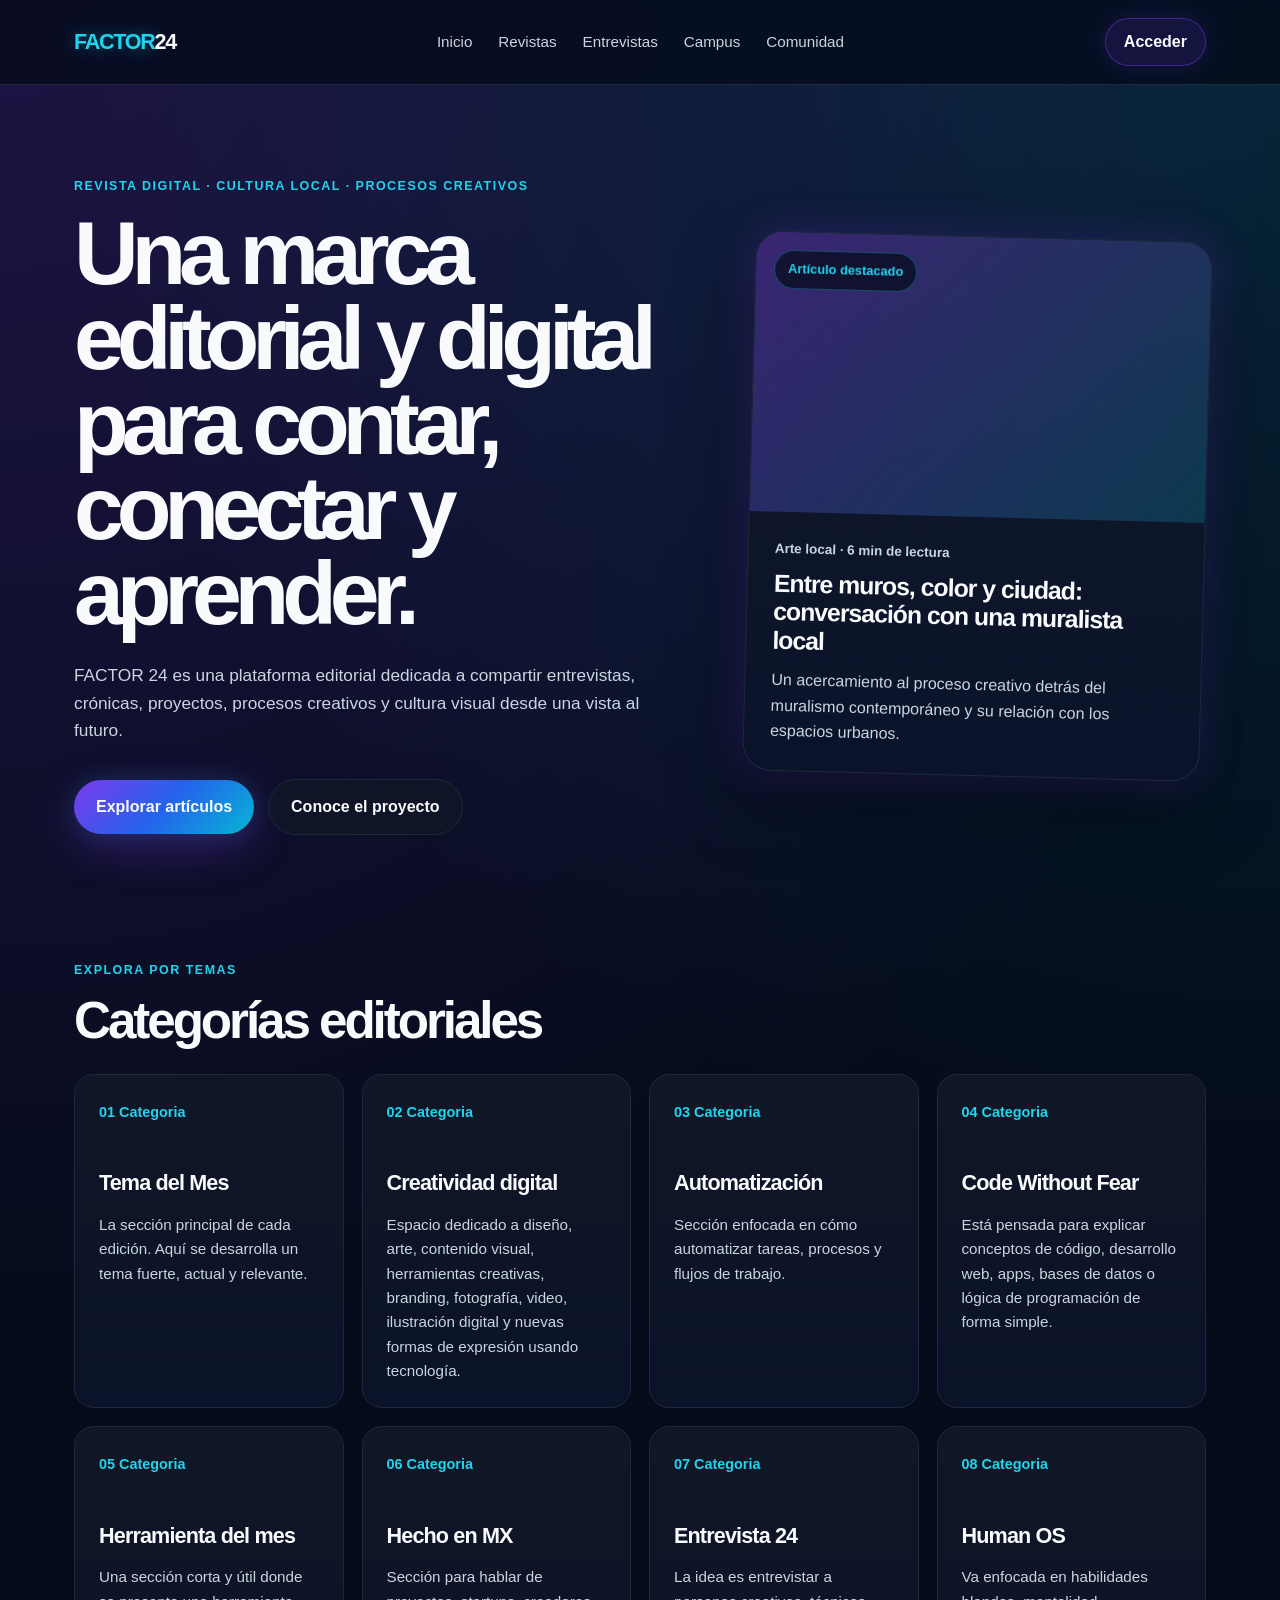
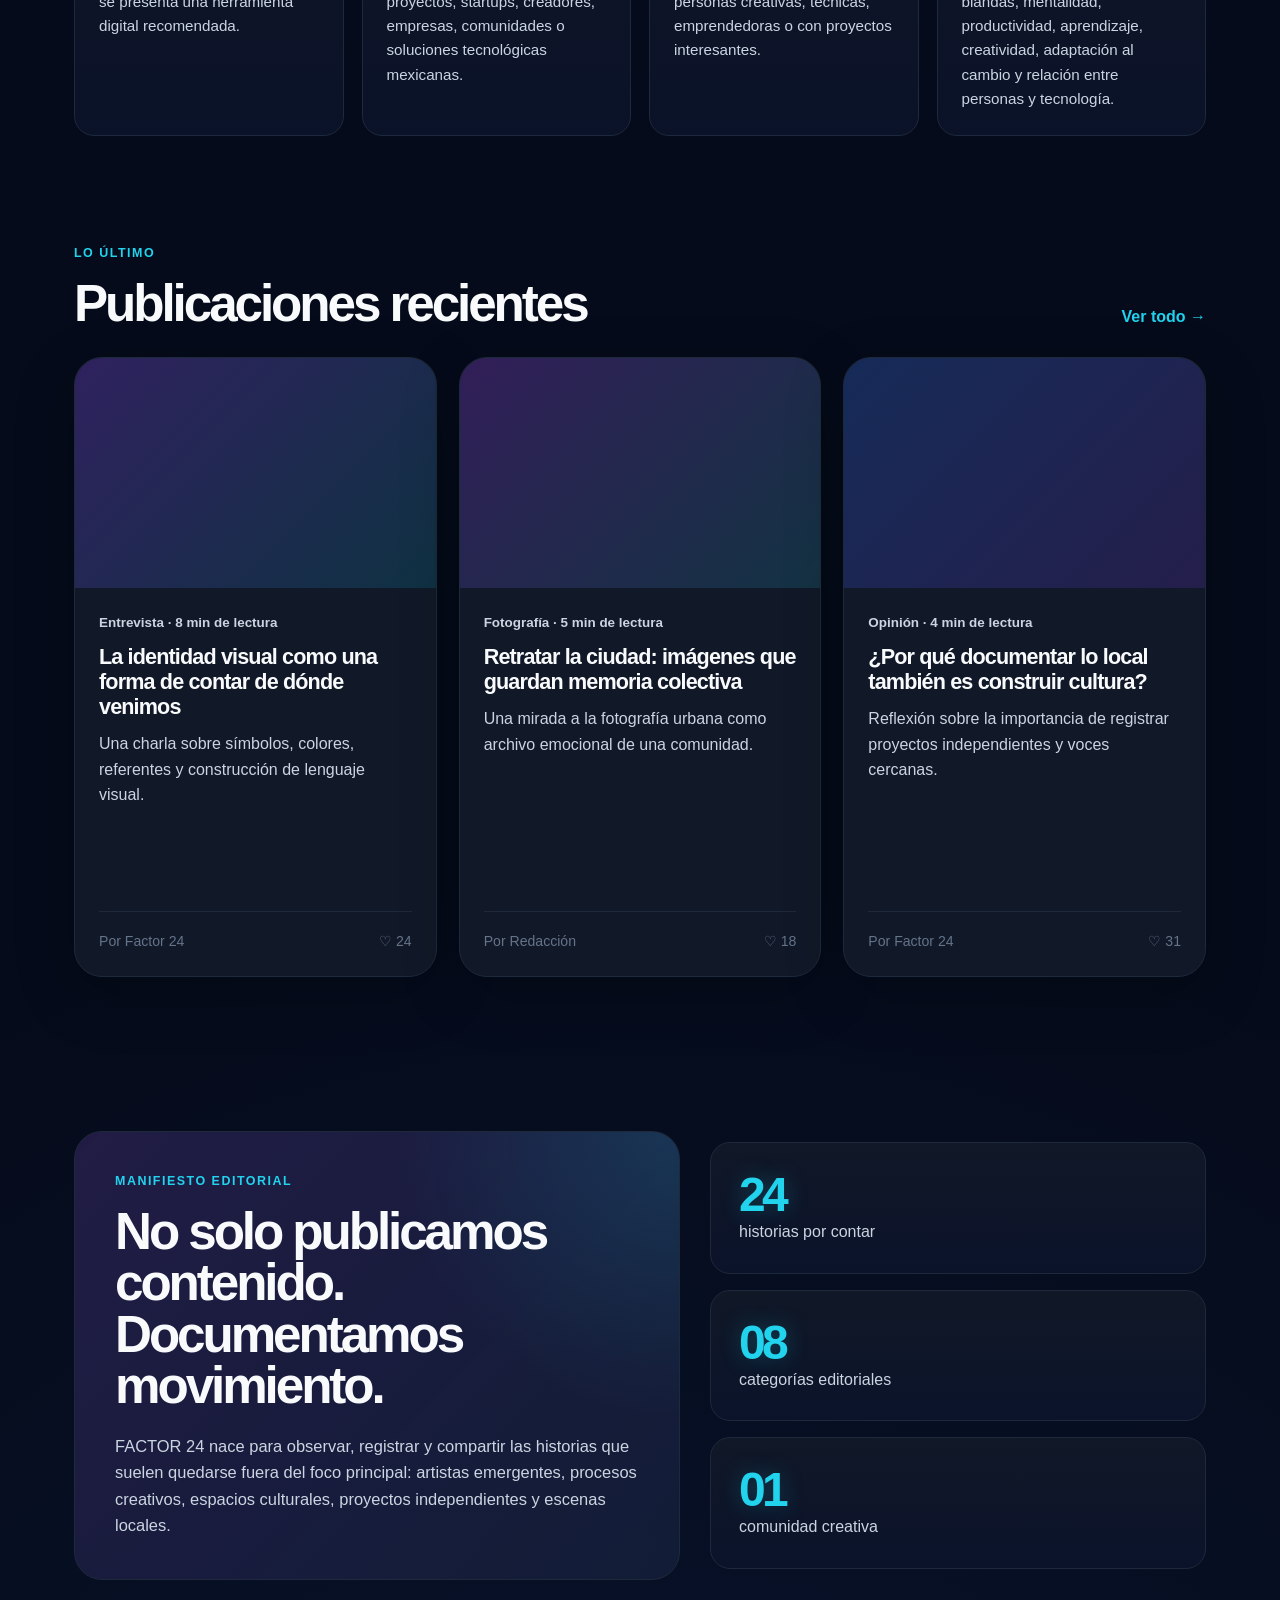
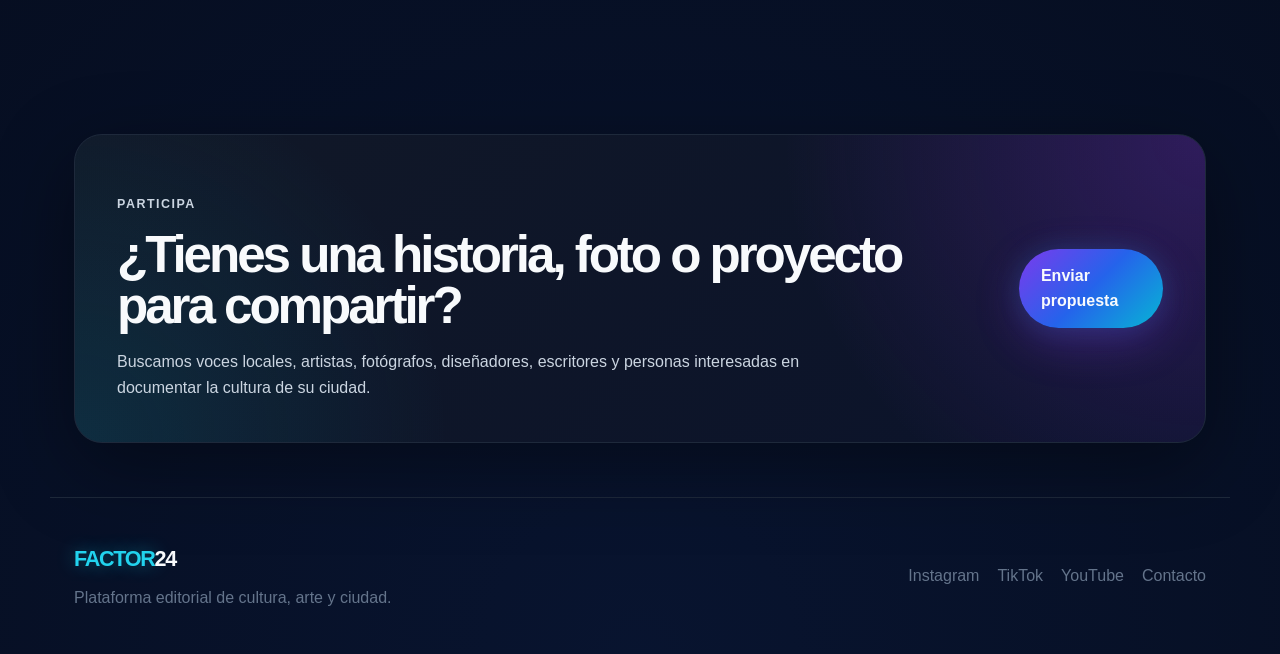
<file: index.html>
<!DOCTYPE html>
<html lang="es">
<head>
  <meta charset="UTF-8" />
  <meta name="viewport" content="width=device-width, initial-scale=1.0" />

  <title>FACTOR 24 | Cultura, arte y ciudad</title>

<link rel="stylesheet" href="css/styleslimpio.css">
</head>
<body>

  <!-- HEADER -->
  <header class="site-header">
    <nav class="navbar">
      <a href="#" class="logo">
        <span>FACTOR</span>24
      </a>

      <button class="menu-toggle" id="menuToggle" aria-label="Abrir menú">
        ☰
      </button>

      <ul class="nav-links" id="navLinks">
        <li><a href="#">Inicio</a></li>
        <li><a href="revistas.html">Revistas</a></li>
        <li><a href="#">Entrevistas</a></li>
        <li><a href="#">Campus</a></li>
        <li><a href="#">Comunidad</a></li>
      </ul>

      <a href="#" class="btn-header">Acceder</a>
    </nav>
  </header>

  <!-- HERO -->
  <main>
    <section class="hero">
      <div class="hero-content">
        <p class="eyebrow">Revista digital · Cultura local · Procesos creativos</p>
        <h1>Una marca editorial y digital para contar, conectar y aprender.</h1>
        <p class="hero-description">
          FACTOR 24 es una plataforma editorial dedicada a compartir entrevistas,
          crónicas, proyectos, procesos creativos y cultura visual desde una vista al futuro.
        </p>

        <div class="hero-actions">
          <a href="#" class="btn-primary">Explorar artículos</a>
          <a href="#" class="btn-secondary">Conoce el proyecto</a>
        </div>
      </div>

      <div class="hero-card">
        <div class="hero-card-badge">Artículo destacado</div>
        <div class="hero-card-image"></div>
        <div class="hero-card-body">
          <p class="article-meta">Arte local · 6 min de lectura</p>
          <h2>Entre muros, color y ciudad: conversación con una muralista local</h2>
          <p>
            Un acercamiento al proceso creativo detrás del muralismo contemporáneo
            y su relación con los espacios urbanos.
          </p>
        </div>
      </div>
    </section>

    <!-- CATEGORÍAS -->
    <section class="categories-section">
      <div class="section-header">
        <p class="eyebrow">Explora por temas</p>
        <h2>Categorías editoriales</h2>
      </div>

      <div class="categories-grid">
        <a href="#" class="category-card">
          <span>01 Categoria</span>
          <h3>Tema del Mes</h3>
          <p>La sección principal de cada edición. Aquí se desarrolla un tema fuerte, actual y relevante.</p>
        </a>

        <a href="#" class="category-card">
          <span>02 Categoria</span>
          <h3>Creatividad digital</h3>
          <p>Espacio dedicado a diseño, arte, contenido visual, herramientas creativas, branding, fotografía, video, ilustración digital y nuevas formas de expresión usando tecnología.</p>
        </a>

        <a href="#" class="category-card">
          <span>03 Categoria</span>
          <h3>Automatización</h3>
          <p>Sección enfocada en cómo automatizar tareas, procesos y flujos de trabajo.</p>
        </a>

        <a href="#" class="category-card">
          <span>04 Categoria</span>
          <h3>Code Without Fear</h3>
          <p>Está pensada para explicar conceptos de código, desarrollo web, apps, bases de datos o lógica de programación de forma simple.</p>
        </a>

        <a href="#" class="category-card">
          <span>05 Categoria</span>
          <h3>Herramienta del mes</h3>
          <p>Una sección corta y útil donde se presenta una herramienta digital recomendada.</p>
        </a>

        <a href="#" class="category-card">
          <span>06 Categoria</span>
          <h3>Hecho en MX</h3>
          <p>Sección para hablar de proyectos, startups, creadores, empresas, comunidades o soluciones tecnológicas mexicanas.</p>
        </a>

        <a href="#" class="category-card">
          <span>07 Categoria</span>
          <h3>Entrevista 24</h3>
          <p>La idea es entrevistar a personas creativas, técnicas, emprendedoras o con proyectos interesantes.</p>
        </a>

        <a href="#" class="category-card">
          <span>08 Categoria</span>
          <h3>Human OS</h3>
          <p>Va enfocada en habilidades blandas, mentalidad, productividad, aprendizaje, creatividad, adaptación al cambio y relación entre personas y tecnología.</p>
        </a>
      </div>
    </section>

    <!-- ÚLTIMAS PUBLICACIONES -->
    <section class="latest-section">
      <div class="section-header-row">
        <div>
          <p class="eyebrow">Lo último</p>
          <h2>Publicaciones recientes</h2>
        </div>

        <a href="#" class="link-more">Ver todo →</a>
      </div>

      <div class="articles-grid">

        <article class="article-card">
          <div class="article-image article-image-1"></div>
          <div class="article-content">
            <p class="article-meta">Entrevista · 8 min de lectura</p>
            <h3>La identidad visual como una forma de contar de dónde venimos</h3>
            <p>
              Una charla sobre símbolos, colores, referentes y construcción de lenguaje visual.
            </p>
            <div class="article-footer">
              <span>Por Factor 24</span>
              <span>♡ 24</span>
            </div>
          </div>
        </article>

        <article class="article-card">
          <div class="article-image article-image-2"></div>
          <div class="article-content">
            <p class="article-meta">Fotografía · 5 min de lectura</p>
            <h3>Retratar la ciudad: imágenes que guardan memoria colectiva</h3>
            <p>
              Una mirada a la fotografía urbana como archivo emocional de una comunidad.
            </p>
            <div class="article-footer">
              <span>Por Redacción</span>
              <span>♡ 18</span>
            </div>
          </div>
        </article>

        <article class="article-card">
          <div class="article-image article-image-3"></div>
          <div class="article-content">
            <p class="article-meta">Opinión · 4 min de lectura</p>
            <h3>¿Por qué documentar lo local también es construir cultura?</h3>
            <p>
              Reflexión sobre la importancia de registrar proyectos independientes y voces cercanas.
            </p>
            <div class="article-footer">
              <span>Por Factor 24</span>
              <span>♡ 31</span>
            </div>
          </div>
        </article>

      </div>
    </section>

    <!-- BLOQUE EDITORIAL -->
    <section class="editorial-block">
      <div class="editorial-content">
        <p class="eyebrow">Manifiesto editorial</p>
        <h2>No solo publicamos contenido. Documentamos movimiento.</h2>
        <p>
          FACTOR 24 nace para observar, registrar y compartir las historias que suelen
          quedarse fuera del foco principal: artistas emergentes, procesos creativos,
          espacios culturales, proyectos independientes y escenas locales.
        </p>
      </div>

      <div class="editorial-stats">
        <div>
          <strong>24</strong>
          <span>historias por contar</span>
        </div>
        <div>
          <strong>08</strong>
          <span>categorías editoriales</span>
        </div>
        <div>
          <strong>01</strong>
          <span>comunidad creativa</span>
        </div>
      </div>
    </section>

    <!-- COMUNIDAD -->
    <section class="community-section">
      <div class="community-card">
        <div>
          <p class="eyebrow">Participa</p>
          <h2>¿Tienes una historia, foto o proyecto para compartir?</h2>
          <p>
            Buscamos voces locales, artistas, fotógrafos, diseñadores, escritores
            y personas interesadas en documentar la cultura de su ciudad.
          </p>
        </div>

        <a href="#" class="btn-primary">Enviar propuesta</a>
      </div>
    </section>
  </main>

  <!-- FOOTER -->
  <footer class="site-footer">
    <div>
      <a href="#" class="logo footer-logo">
        <span>FACTOR</span>24
      </a>
      <p>Plataforma editorial de cultura, arte y ciudad.</p>
    </div>

    <div class="footer-links">
      <a href="#">Instagram</a>
      <a href="#">TikTok</a>
      <a href="#">YouTube</a>
      <a href="#">Contacto</a>
    </div>
  </footer>

  <script src="js/main.js"></script>
</body>
</html>
</file>
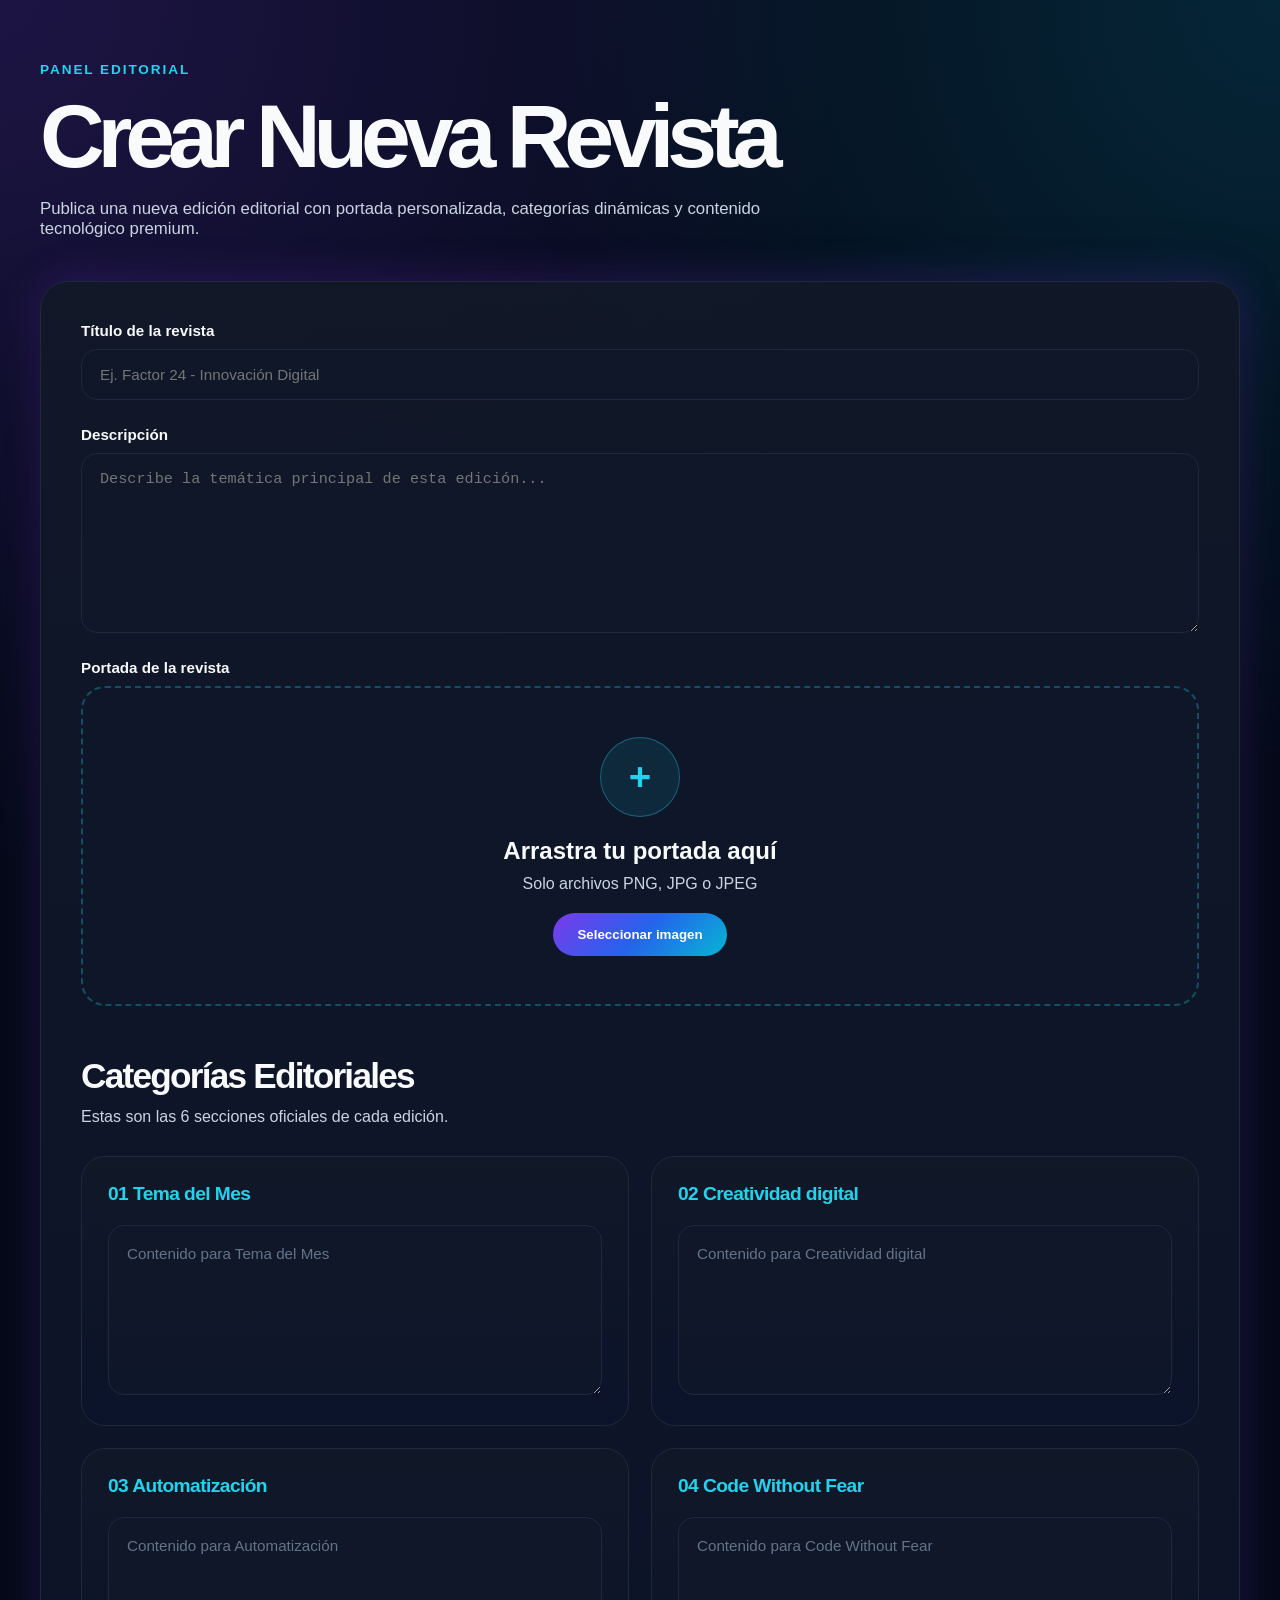
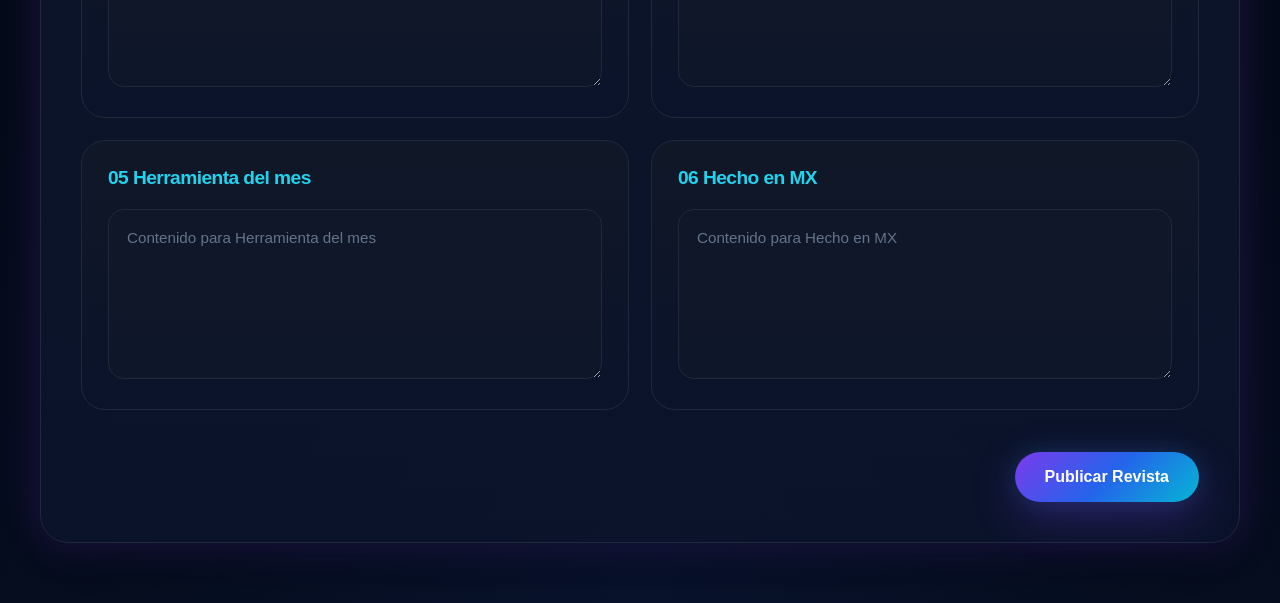
<file: formulary.html>
<!DOCTYPE html>
<html lang="es">
<head>
<meta charset="UTF-8">
<meta name="viewport" content="width=device-width, initial-scale=1.0">

<title>Crear Revista</title>

<style>

/* =========================
   RESET
========================= */

*{
  margin:0;
  padding:0;
  box-sizing:border-box;
}

html{
  scroll-behavior:smooth;
}

body{
  font-family:Arial, Helvetica, sans-serif;

  background:
    radial-gradient(circle at top left, rgba(124,58,237,.20), transparent 34%),
    radial-gradient(circle at top right, rgba(6,182,212,.16), transparent 30%),
    radial-gradient(circle at bottom, rgba(37,99,235,.10), transparent 36%),
    #050B1A;

  color:#F8FAFC;

  min-height:100vh;

  padding:60px 20px;
}

/* =========================
   VARIABLES
========================= */

:root{

  --bg-dark:#050B1A;
  --bg-secondary:#0B132B;
  --bg-card:#111827;

  --purple-main:#7C3AED;
  --blue-electric:#2563EB;
  --cyan-accent:#06B6D4;
  --turquoise-glow:#22D3EE;

  --text-main:#F8FAFC;
  --text-muted:#CBD5E1;
  --text-soft:#64748B;

  --border-soft:#1E293B;

  --shadow-card:0 24px 80px rgba(0,0,0,.38);
  --shadow-glow:0 0 40px rgba(124,58,237,.28);

  --radius-xl:28px;
  --radius-lg:20px;
}

/* =========================
   WRAPPER
========================= */

.form-wrapper{
  width:100%;
  max-width:1200px;
  margin:auto;
}

/* =========================
   HEADER
========================= */

.form-header{
  margin-bottom:42px;
}

.form-header span{
  color:var(--turquoise-glow);
  font-size:.85rem;
  font-weight:800;
  letter-spacing:.14em;
  text-transform:uppercase;
}

.form-header h1{
  margin-top:16px;

  font-size:clamp(3rem,7vw,5.8rem);

  line-height:.95;

  letter-spacing:-.08em;
}

.form-header p{
  margin-top:20px;

  max-width:760px;

  color:var(--text-muted);

  font-size:1.05rem;
}

/* =========================
   FORM CARD
========================= */

.form-card{
  padding:40px;

  border-radius:var(--radius-xl);

  border:1px solid var(--border-soft);

  background:
    linear-gradient(
      180deg,
      rgba(17,24,39,.95),
      rgba(11,19,43,.92)
    );

  box-shadow:
    var(--shadow-card),
    var(--shadow-glow);
}

/* =========================
   GRID
========================= */

.form-grid{
  display:grid;
  grid-template-columns:repeat(2,1fr);
  gap:26px;
}

.full-width{
  grid-column:span 2;
}

/* =========================
   FORM GROUP
========================= */

.form-group{
  display:flex;
  flex-direction:column;
}

.form-group label{
  margin-bottom:10px;

  font-size:.95rem;

  font-weight:700;
}

.form-group input,
.form-group textarea{
  width:100%;

  padding:16px 18px;

  border-radius:16px;

  border:1px solid var(--border-soft);

  background:rgba(15,23,42,.88);

  color:var(--text-main);

  outline:none;

  transition:all .25s ease;

  font-size:.95rem;
}

.form-group textarea{
  min-height:180px;
  resize:vertical;
}

.form-group input:focus,
.form-group textarea:focus{
  border-color:var(--turquoise-glow);

  box-shadow:
    0 0 0 4px rgba(34,211,238,.08),
    0 0 22px rgba(34,211,238,.14);
}

/* =========================
   DROP ZONE
========================= */

.drop-zone{
  position:relative;

  min-height:320px;

  border-radius:24px;

  overflow:hidden;

  border:2px dashed rgba(34,211,238,.30);

  background:rgba(15,23,42,.75);

  display:flex;
  align-items:center;
  justify-content:center;

  cursor:pointer;

  transition:all .25s ease;
}

.drop-zone:hover{
  border-color:var(--turquoise-glow);

  box-shadow:
    0 0 30px rgba(34,211,238,.12);
}

.drop-zone.drag-over{
  border-color:var(--turquoise-glow);

  background:rgba(34,211,238,.06);

  box-shadow:
    0 0 35px rgba(34,211,238,.18);
}

.drop-content{
  text-align:center;

  padding:30px;

  z-index:2;

  transition:all .25s ease;
}

.drop-icon{
  width:80px;
  height:80px;

  margin:auto auto 20px;

  border-radius:50%;

  display:grid;
  place-items:center;

  font-size:2.4rem;

  font-weight:900;

  color:var(--turquoise-glow);

  background:rgba(34,211,238,.10);

  border:1px solid rgba(34,211,238,.35);
}

.drop-content h3{
  font-size:1.5rem;

  margin-bottom:10px;
}

.drop-content p{
  color:var(--text-muted);

  margin-bottom:20px;
}

.drop-content button{
  border:none;

  padding:14px 24px;

  border-radius:999px;

  cursor:pointer;

  font-weight:800;

  color:white;

  background:
    linear-gradient(
      135deg,
      var(--purple-main),
      var(--blue-electric),
      var(--cyan-accent)
    );

  transition:all .25s ease;
}

.drop-content button:hover{
  transform:translateY(-2px);
}

.preview-image{
  position:absolute;
  inset:0;

  width:100%;
  height:100%;

  object-fit:cover;

  display:none;
}

.drop-zone.has-image .preview-image{
  display:block;
}

.drop-zone.has-image .drop-content{
  opacity:0;
  pointer-events:none;
}

/* =========================
   CATEGORY SECTION
========================= */

.category-section{
  margin-top:50px;
}

.category-section h2{
  font-size:2.2rem;

  letter-spacing:-.05em;

  margin-bottom:12px;
}

.category-section p{
  color:var(--text-muted);

  margin-bottom:30px;
}

/* =========================
   CATEGORY GRID
========================= */

.category-grid{
  display:grid;
  grid-template-columns:repeat(2,1fr);
  gap:22px;
}

/* =========================
   CATEGORY CARD
========================= */

.category-card{
  padding:26px;

  border-radius:24px;

  border:1px solid var(--border-soft);

  background:
    linear-gradient(
      180deg,
      rgba(17,24,39,.90),
      rgba(11,19,43,.88)
    );

  transition:all .25s ease;
}

.category-card:hover{
  transform:translateY(-5px);

  border-color:rgba(34,211,238,.35);

  box-shadow:
    0 18px 40px rgba(0,0,0,.30),
    0 0 24px rgba(34,211,238,.10);
}

.category-card h3{
  margin-bottom:20px;

  color:var(--turquoise-glow);

  font-size:1.2rem;

  letter-spacing:-.03em;
}

/* =========================
   BUTTON
========================= */

.submit-container{
  margin-top:42px;

  display:flex;
  justify-content:flex-end;
}

.btn-submit{
  border:none;

  padding:16px 30px;

  border-radius:999px;

  cursor:pointer;

  font-size:1rem;

  font-weight:800;

  color:white;

  background:
    linear-gradient(
      135deg,
      var(--purple-main),
      var(--blue-electric),
      var(--cyan-accent)
    );

  box-shadow:
    0 14px 45px rgba(124,58,237,.30),
    0 0 26px rgba(6,182,212,.16);

  transition:all .25s ease;
}

.btn-submit:hover{
  transform:translateY(-3px);

  box-shadow:
    0 20px 60px rgba(124,58,237,.42),
    0 0 36px rgba(34,211,238,.22);
}

.category-card textarea {
  width: 100%;
  min-height: 170px;
  resize: vertical;

  padding: 16px 18px;

  border-radius: 16px;
  border: 1px solid var(--border-soft);

  background: rgba(15, 23, 42, 0.88);
  color: var(--text-main);

  outline: none;
  font-family: Arial, Helvetica, sans-serif;
  font-size: 0.95rem;
  line-height: 1.6;

  transition: all 0.25s ease;
}

.category-card textarea::placeholder {
  color: var(--text-soft);
}

.category-card textarea:focus {
  border-color: var(--turquoise-glow);

  box-shadow:
    0 0 0 4px rgba(34, 211, 238, 0.08),
    0 0 22px rgba(34, 211, 238, 0.14);
}


/* =========================
   RESPONSIVE
========================= */

@media(max-width:900px){

  .form-grid,
  .category-grid{
    grid-template-columns:1fr;
  }

  .full-width{
    grid-column:span 1;
  }

  .form-card{
    padding:28px;
  }

}

</style>
</head>

<body>

<div class="form-wrapper">

  <!-- HEADER -->

  <div class="form-header">

    <span>Panel Editorial</span>

    <h1>Crear Nueva Revista</h1>

    <p>
      Publica una nueva edición editorial con portada personalizada,
      categorías dinámicas y contenido tecnológico premium.
    </p>

  </div>

  <!-- FORM -->

  <form class="form-card">

    <!-- DATOS PRINCIPALES -->

    <div class="form-grid">

      <div class="form-group full-width">
        <label>Título de la revista</label>

        <input
          type="text"
          name="Title"
          placeholder="Ej. Factor 24 - Innovación Digital"
        >
      </div>

      <div class="form-group full-width">
        <label>Descripción</label>

        <textarea
          name="Description"
          placeholder="Describe la temática principal de esta edición..."
        ></textarea>
      </div>

      <!-- DRAG & DROP -->

      <div class="form-group full-width">

        <label>Portada de la revista</label>

        <div class="drop-zone" id="dropZone">

          <input
            type="file"
            id="ImgMagazine"
            name="ImgMagazine"
            accept=".png,.jpg,.jpeg,image/png,image/jpeg"
            hidden
          >

          <div class="drop-content">

            <div class="drop-icon">+</div>

            <h3>Arrastra tu portada aquí</h3>

            <p>
              Solo archivos PNG, JPG o JPEG
            </p>

            <button
              type="button"
              id="selectImageBtn"
            >
              Seleccionar imagen
            </button>

          </div>

          <img
            id="previewImage"
            class="preview-image"
            alt="Preview"
          >

        </div>

      </div>

    </div>

    <!-- CATEGORIES -->

    <div class="category-section">

      <h2>Categorías Editoriales</h2>

      <p>
        Estas son las 6 secciones oficiales de cada edición.
      </p>

      <div class="category-grid">

        <!-- 1 -->

        <div class="category-card">

          <h3>01 Tema del Mes</h3>

          <input type="hidden" name="IdCategory1" value="1">

          <textarea
            name="TxtCategory1"
            placeholder="Contenido para Tema del Mes"
          ></textarea>

        </div>

        <!-- 2 -->

        <div class="category-card">

          <h3>02 Creatividad digital</h3>

          <input type="hidden" name="IdCategory2" value="2">

          <textarea
            name="TxtCategory2"
            placeholder="Contenido para Creatividad digital"
          ></textarea>

        </div>

        <!-- 3 -->

        <div class="category-card">

          <h3>03 Automatización</h3>

          <input type="hidden" name="IdCategory3" value="3">

          <textarea
            name="TxtCategory3"
            placeholder="Contenido para Automatización"
          ></textarea>

        </div>

        <!-- 4 -->

        <div class="category-card">

          <h3>04 Code Without Fear</h3>

          <input type="hidden" name="IdCategory4" value="4">

          <textarea
            name="TxtCategory4"
            placeholder="Contenido para Code Without Fear"
          ></textarea>

        </div>

        <!-- 5 -->

        <div class="category-card">

          <h3>05 Herramienta del mes</h3>

          <input type="hidden" name="IdCategory5" value="5">

          <textarea
            name="TxtCategory5"
            placeholder="Contenido para Herramienta del mes"
          ></textarea>

        </div>

        <!-- 6 -->

        <div class="category-card">

          <h3>06 Hecho en MX</h3>

          <input type="hidden" name="IdCategory6" value="6">

          <textarea
            name="TxtCategory6"
            placeholder="Contenido para Hecho en MX"
          ></textarea>

        </div>

      </div>

    </div>

    <!-- SUBMIT -->

    <div class="submit-container">

      <button type="submit" class="btn-submit">
        Publicar Revista
      </button>

    </div>

  </form>

</div>

<!-- =========================
     JAVASCRIPT
========================= -->

<script>

const dropZone = document.getElementById("dropZone");
const fileInput = document.getElementById("ImgMagazine");
const selectImageBtn = document.getElementById("selectImageBtn");
const previewImage = document.getElementById("previewImage");

const validTypes = [
  "image/png",
  "image/jpg",
  "image/jpeg"
];

/* =========================
   OPEN FILE EXPLORER
========================= */

selectImageBtn.addEventListener("click", () => {
  fileInput.click();
});

dropZone.addEventListener("click", () => {
  fileInput.click();
});

/* =========================
   DRAG EVENTS
========================= */

dropZone.addEventListener("dragover", (e) => {

  e.preventDefault();

  dropZone.classList.add("drag-over");

});

dropZone.addEventListener("dragleave", () => {

  dropZone.classList.remove("drag-over");

});

dropZone.addEventListener("drop", (e) => {

  e.preventDefault();

  dropZone.classList.remove("drag-over");

  const file = e.dataTransfer.files[0];

  handleImage(file);

});

/* =========================
   INPUT CHANGE
========================= */

fileInput.addEventListener("change", () => {

  const file = fileInput.files[0];

  handleImage(file);

});

/* =========================
   HANDLE IMAGE
========================= */

function handleImage(file){

  if(!file) return;

  if(!validTypes.includes(file.type)){

    alert("Solo se permiten imágenes PNG, JPG o JPEG.");

    fileInput.value = "";

    return;
  }

  const reader = new FileReader();

  reader.onload = function(e){

    previewImage.src = e.target.result;

    dropZone.classList.add("has-image");

  };

  reader.readAsDataURL(file);

}

</script>

</body>
</html>
</file>
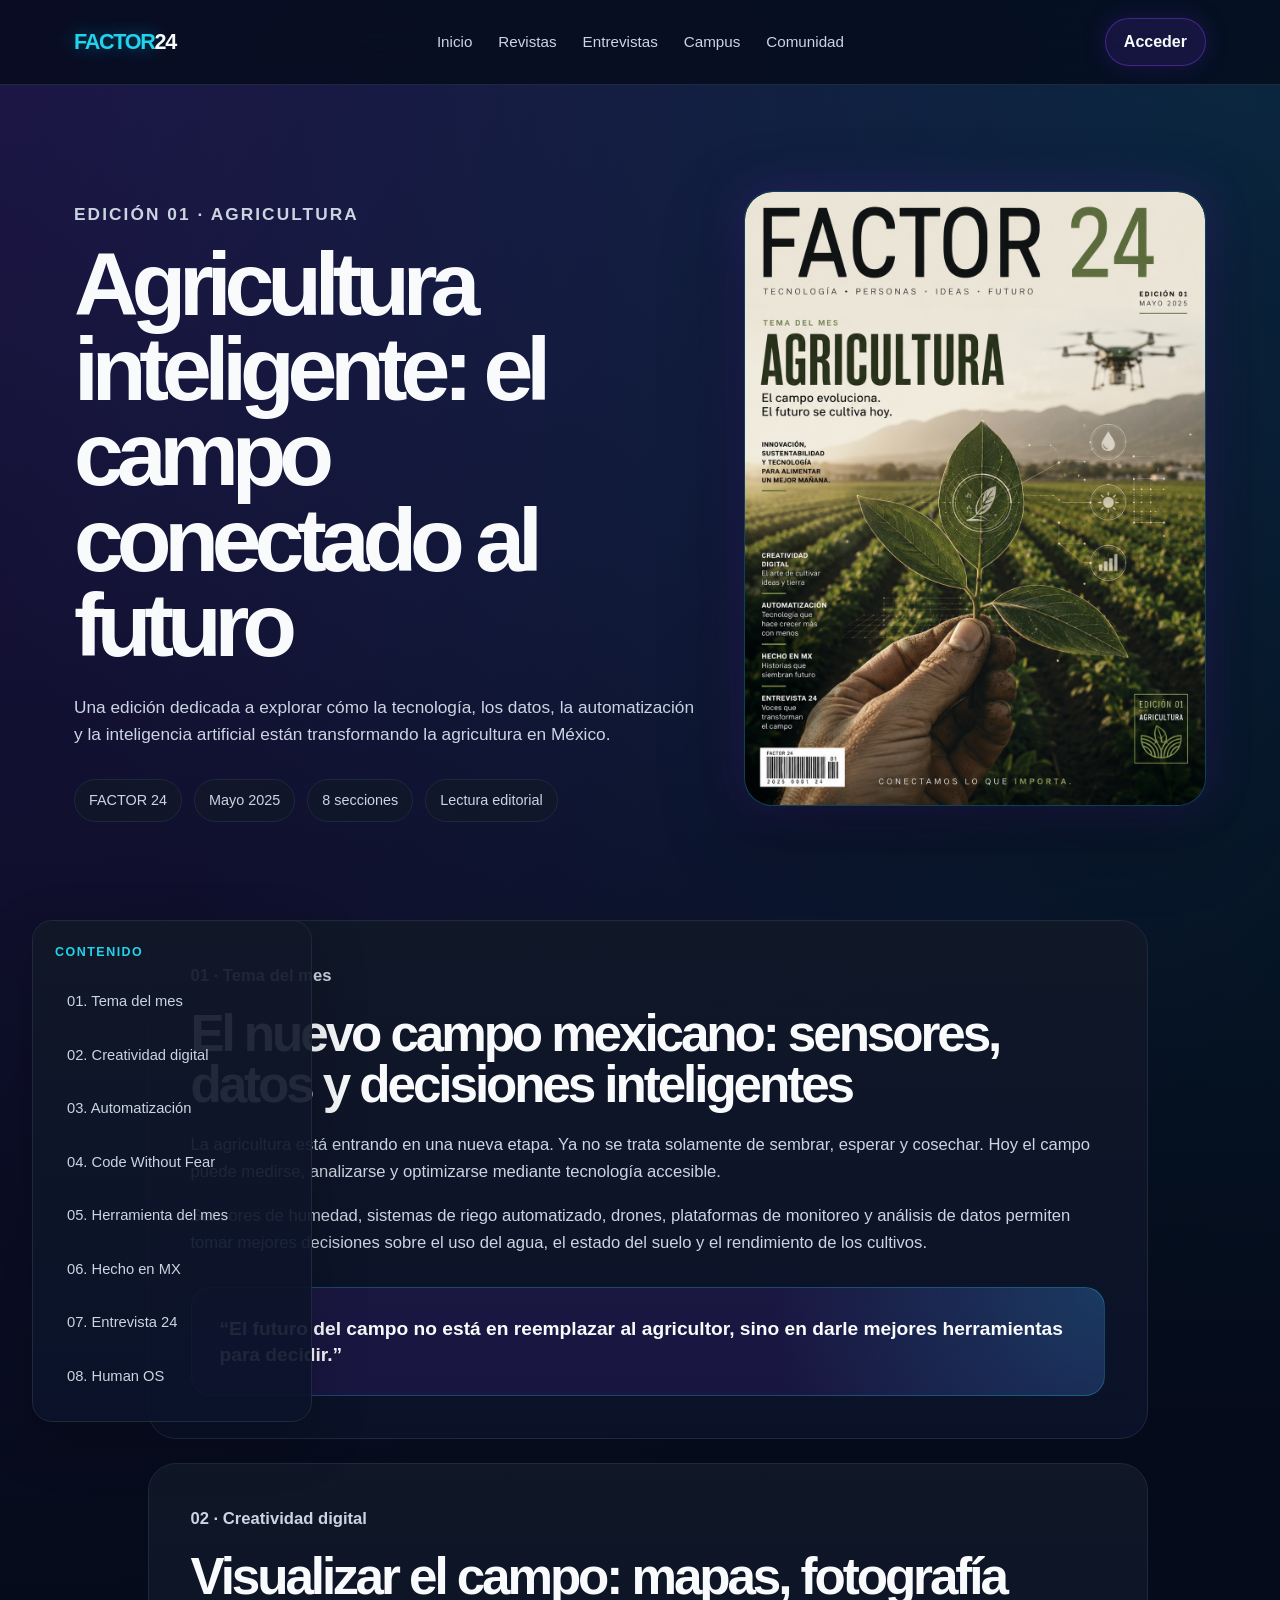
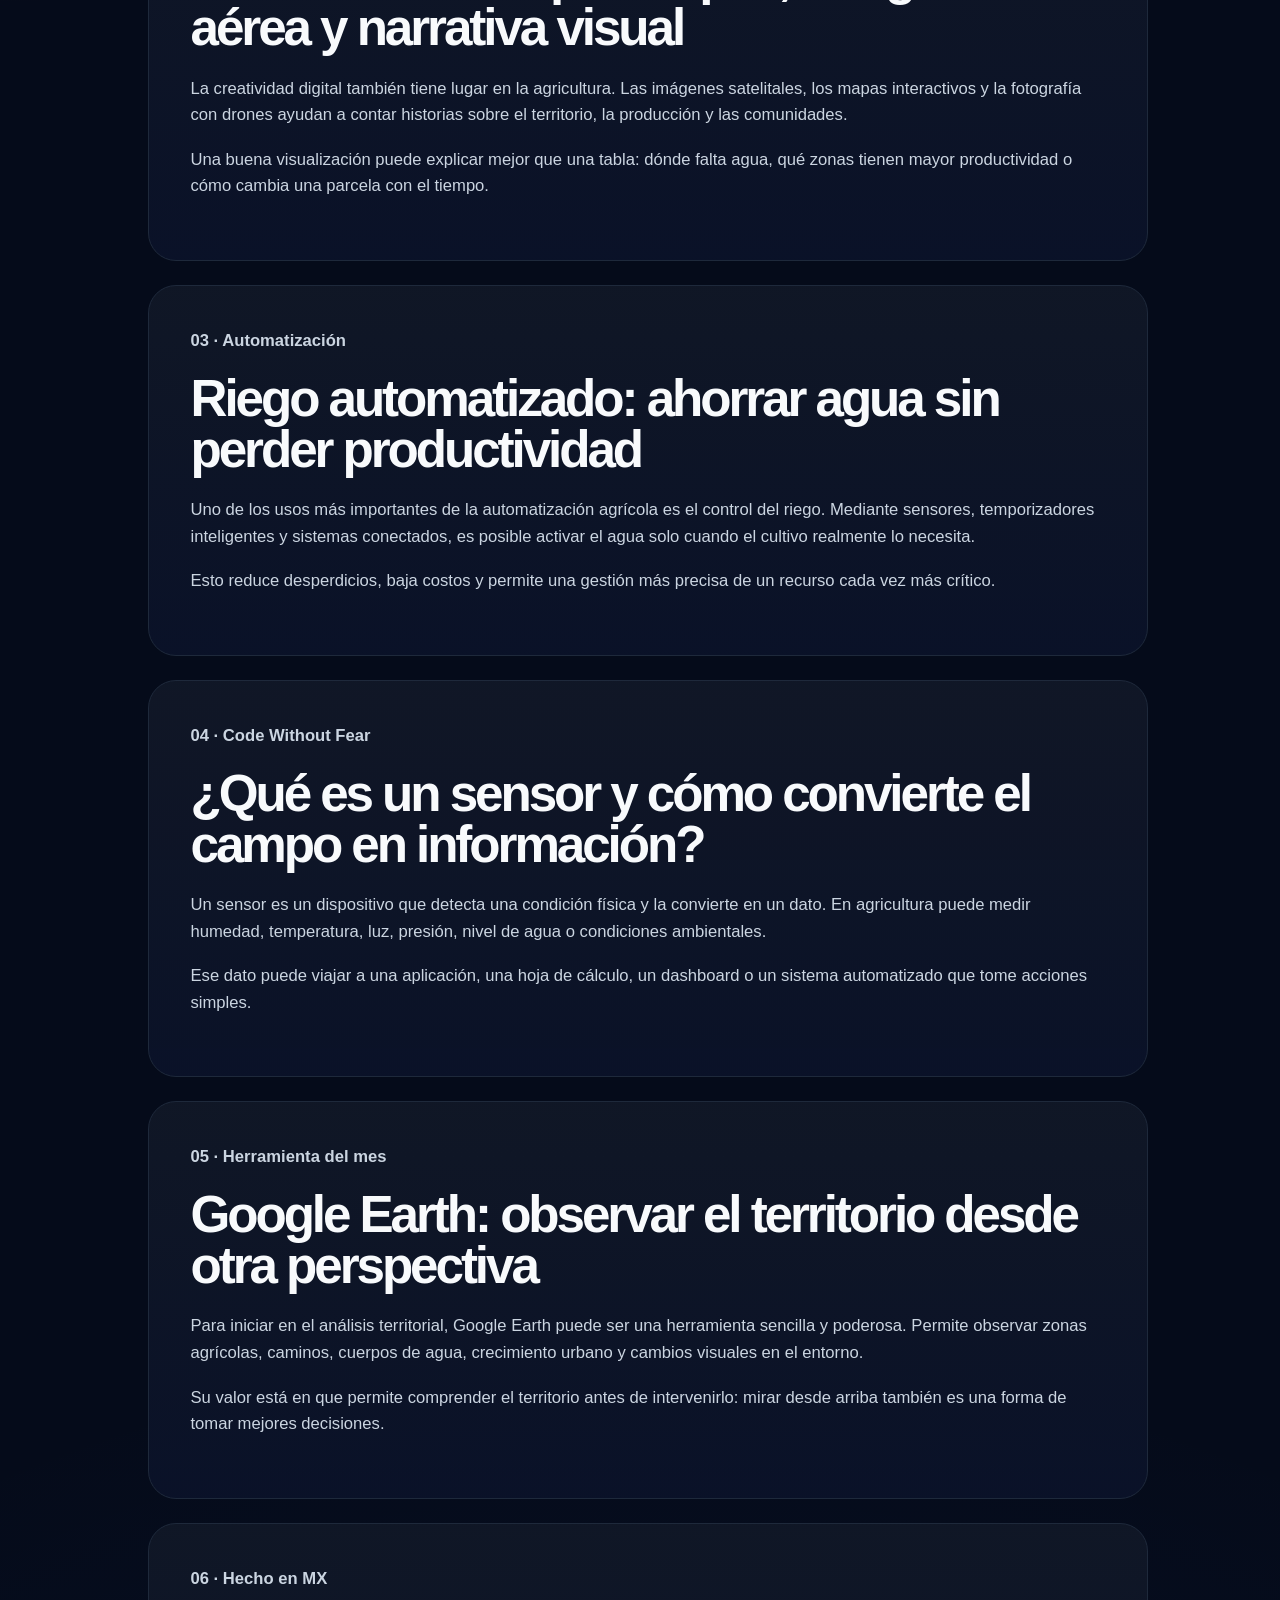
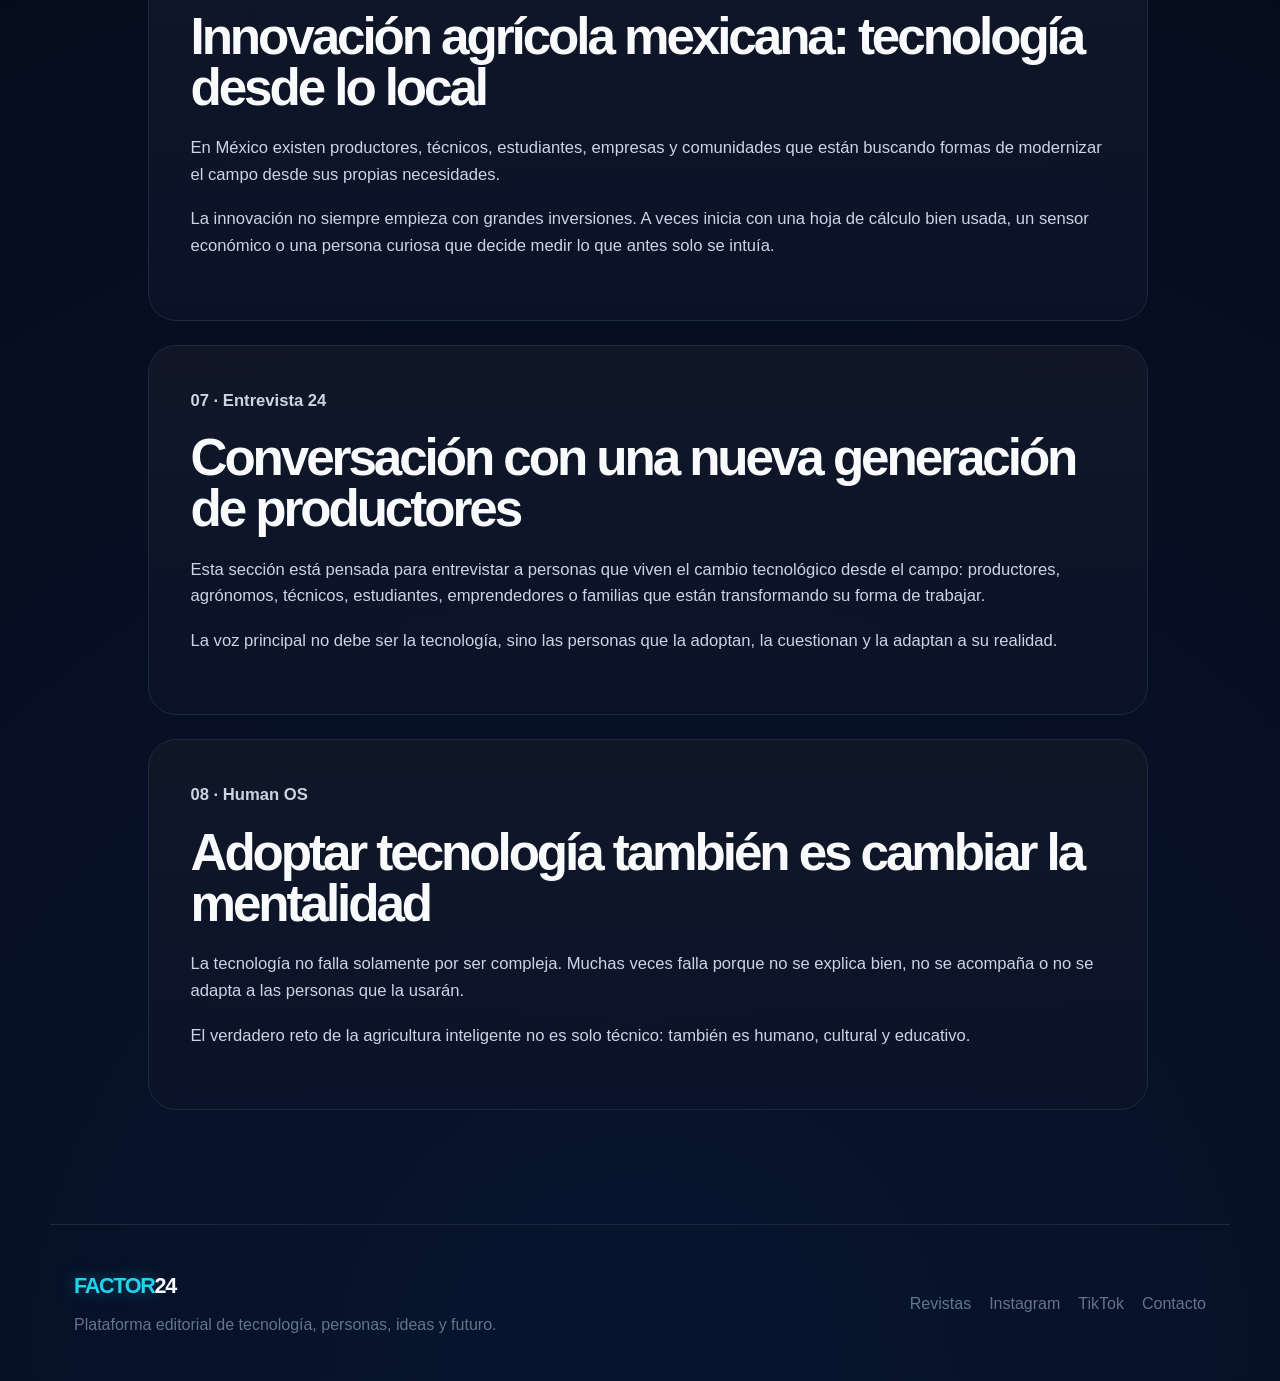
<file: revista-agricultura.html>
<!DOCTYPE html>
<html lang="es">
<head>
  <meta charset="UTF-8" />
  <meta name="viewport" content="width=device-width, initial-scale=1.0" />

  <title>Edición 01 - Agricultura | FACTOR 24</title>

  <link rel="stylesheet" href="css/styleslimpio.css">
</head>
<body>

  <!-- HEADER -->
  <header class="site-header">
    <nav class="navbar">
      <a href="index.html" class="logo">
        <span>FACTOR</span>24
      </a>

      <button class="menu-toggle" id="menuToggle" aria-label="Abrir menú">
        ☰
      </button>

      <ul class="nav-links" id="navLinks">
        <li><a href="index.html">Inicio</a></li>
        <li><a href="revistas.html">Revistas</a></li>
        <li><a href="#">Entrevistas</a></li>
        <li><a href="#">Campus</a></li>
        <li><a href="#">Comunidad</a></li>
      </ul>

      <a href="#" class="btn-header">Acceder</a>
    </nav>
  </header>

  <main>

    <!-- HERO REVISTA -->
    <section class="issue-hero">
      <div class="issue-hero-content">
        <p class="eyebrow">Edición 01 · Agricultura</p>
        <h1>Agricultura inteligente: el campo conectado al futuro</h1>
        <p>
          Una edición dedicada a explorar cómo la tecnología, los datos,
          la automatización y la inteligencia artificial están transformando
          la agricultura en México.
        </p>

        <div class="issue-meta">
          <span>FACTOR 24</span>
          <span>Mayo 2025</span>
          <span>8 secciones</span>
          <span>Lectura editorial</span>
        </div>
      </div>

      <div class="issue-cover issue-cover-agriculture">
        <img src="assets/img/factor24-agricultura.png" alt="Portada FACTOR 24 Agricultura">
      </div>
    </section>

    <!-- CONTENIDO DE REVISTA -->
    <section class="issue-layout">

      <!-- NAV LATERAL -->
      <aside class="issue-sidebar">
        <p class="sidebar-title">Contenido</p>

        <nav>
          <a href="#tema-mes">01. Tema del mes</a>
          <a href="#creatividad">02. Creatividad digital</a>
          <a href="#automatizacion">03. Automatización</a>
          <a href="#code">04. Code Without Fear</a>
          <a href="#herramienta">05. Herramienta del mes</a>
          <a href="#hecho-mx">06. Hecho en MX</a>
          <a href="#entrevista">07. Entrevista 24</a>
          <a href="#human-os">08. Human OS</a>
        </nav>
      </aside>

      <!-- CONTENIDO PRINCIPAL -->
      <article class="issue-content">

        <section id="tema-mes" class="issue-section">
          <p class="article-meta">01 · Tema del mes</p>
          <h2>El nuevo campo mexicano: sensores, datos y decisiones inteligentes</h2>
          <p>
            La agricultura está entrando en una nueva etapa. Ya no se trata solamente
            de sembrar, esperar y cosechar. Hoy el campo puede medirse, analizarse
            y optimizarse mediante tecnología accesible.
          </p>
          <p>
            Sensores de humedad, sistemas de riego automatizado, drones, plataformas
            de monitoreo y análisis de datos permiten tomar mejores decisiones sobre
            el uso del agua, el estado del suelo y el rendimiento de los cultivos.
          </p>

          <div class="quote-card">
            “El futuro del campo no está en reemplazar al agricultor, sino en darle
            mejores herramientas para decidir.”
          </div>
        </section>

        <section id="creatividad" class="issue-section">
          <p class="article-meta">02 · Creatividad digital</p>
          <h2>Visualizar el campo: mapas, fotografía aérea y narrativa visual</h2>
          <p>
            La creatividad digital también tiene lugar en la agricultura. Las imágenes
            satelitales, los mapas interactivos y la fotografía con drones ayudan a
            contar historias sobre el territorio, la producción y las comunidades.
          </p>
          <p>
            Una buena visualización puede explicar mejor que una tabla: dónde falta agua,
            qué zonas tienen mayor productividad o cómo cambia una parcela con el tiempo.
          </p>
        </section>

        <section id="automatizacion" class="issue-section">
          <p class="article-meta">03 · Automatización</p>
          <h2>Riego automatizado: ahorrar agua sin perder productividad</h2>
          <p>
            Uno de los usos más importantes de la automatización agrícola es el control
            del riego. Mediante sensores, temporizadores inteligentes y sistemas conectados,
            es posible activar el agua solo cuando el cultivo realmente lo necesita.
          </p>
          <p>
            Esto reduce desperdicios, baja costos y permite una gestión más precisa
            de un recurso cada vez más crítico.
          </p>
        </section>

        <section id="code" class="issue-section">
          <p class="article-meta">04 · Code Without Fear</p>
          <h2>¿Qué es un sensor y cómo convierte el campo en información?</h2>
          <p>
            Un sensor es un dispositivo que detecta una condición física y la convierte
            en un dato. En agricultura puede medir humedad, temperatura, luz, presión,
            nivel de agua o condiciones ambientales.
          </p>
          <p>
            Ese dato puede viajar a una aplicación, una hoja de cálculo, un dashboard
            o un sistema automatizado que tome acciones simples.
          </p>
        </section>

        <section id="herramienta" class="issue-section">
          <p class="article-meta">05 · Herramienta del mes</p>
          <h2>Google Earth: observar el territorio desde otra perspectiva</h2>
          <p>
            Para iniciar en el análisis territorial, Google Earth puede ser una herramienta
            sencilla y poderosa. Permite observar zonas agrícolas, caminos, cuerpos de agua,
            crecimiento urbano y cambios visuales en el entorno.
          </p>
          <p>
            Su valor está en que permite comprender el territorio antes de intervenirlo:
            mirar desde arriba también es una forma de tomar mejores decisiones.
          </p>
        </section>

        <section id="hecho-mx" class="issue-section">
          <p class="article-meta">06 · Hecho en MX</p>
          <h2>Innovación agrícola mexicana: tecnología desde lo local</h2>
          <p>
            En México existen productores, técnicos, estudiantes, empresas y comunidades
            que están buscando formas de modernizar el campo desde sus propias necesidades.
          </p>
          <p>
            La innovación no siempre empieza con grandes inversiones. A veces inicia con
            una hoja de cálculo bien usada, un sensor económico o una persona curiosa
            que decide medir lo que antes solo se intuía.
          </p>
        </section>

        <section id="entrevista" class="issue-section">
          <p class="article-meta">07 · Entrevista 24</p>
          <h2>Conversación con una nueva generación de productores</h2>
          <p>
            Esta sección está pensada para entrevistar a personas que viven el cambio
            tecnológico desde el campo: productores, agrónomos, técnicos, estudiantes,
            emprendedores o familias que están transformando su forma de trabajar.
          </p>
          <p>
            La voz principal no debe ser la tecnología, sino las personas que la adoptan,
            la cuestionan y la adaptan a su realidad.
          </p>
        </section>

        <section id="human-os" class="issue-section">
          <p class="article-meta">08 · Human OS</p>
          <h2>Adoptar tecnología también es cambiar la mentalidad</h2>
          <p>
            La tecnología no falla solamente por ser compleja. Muchas veces falla porque
            no se explica bien, no se acompaña o no se adapta a las personas que la usarán.
          </p>
          <p>
            El verdadero reto de la agricultura inteligente no es solo técnico:
            también es humano, cultural y educativo.
          </p>
        </section>

      </article>

    </section>

  </main>

  <!-- FOOTER -->
  <footer class="site-footer">
    <div>
      <a href="index.html" class="logo footer-logo">
        <span>FACTOR</span>24
      </a>
      <p>Plataforma editorial de tecnología, personas, ideas y futuro.</p>
    </div>

    <div class="footer-links">
      <a href="revistas.html">Revistas</a>
      <a href="#">Instagram</a>
      <a href="#">TikTok</a>
      <a href="#">Contacto</a>
    </div>
  </footer>

  <script src="js/main.js"></script>
</body>
</html>
</file>
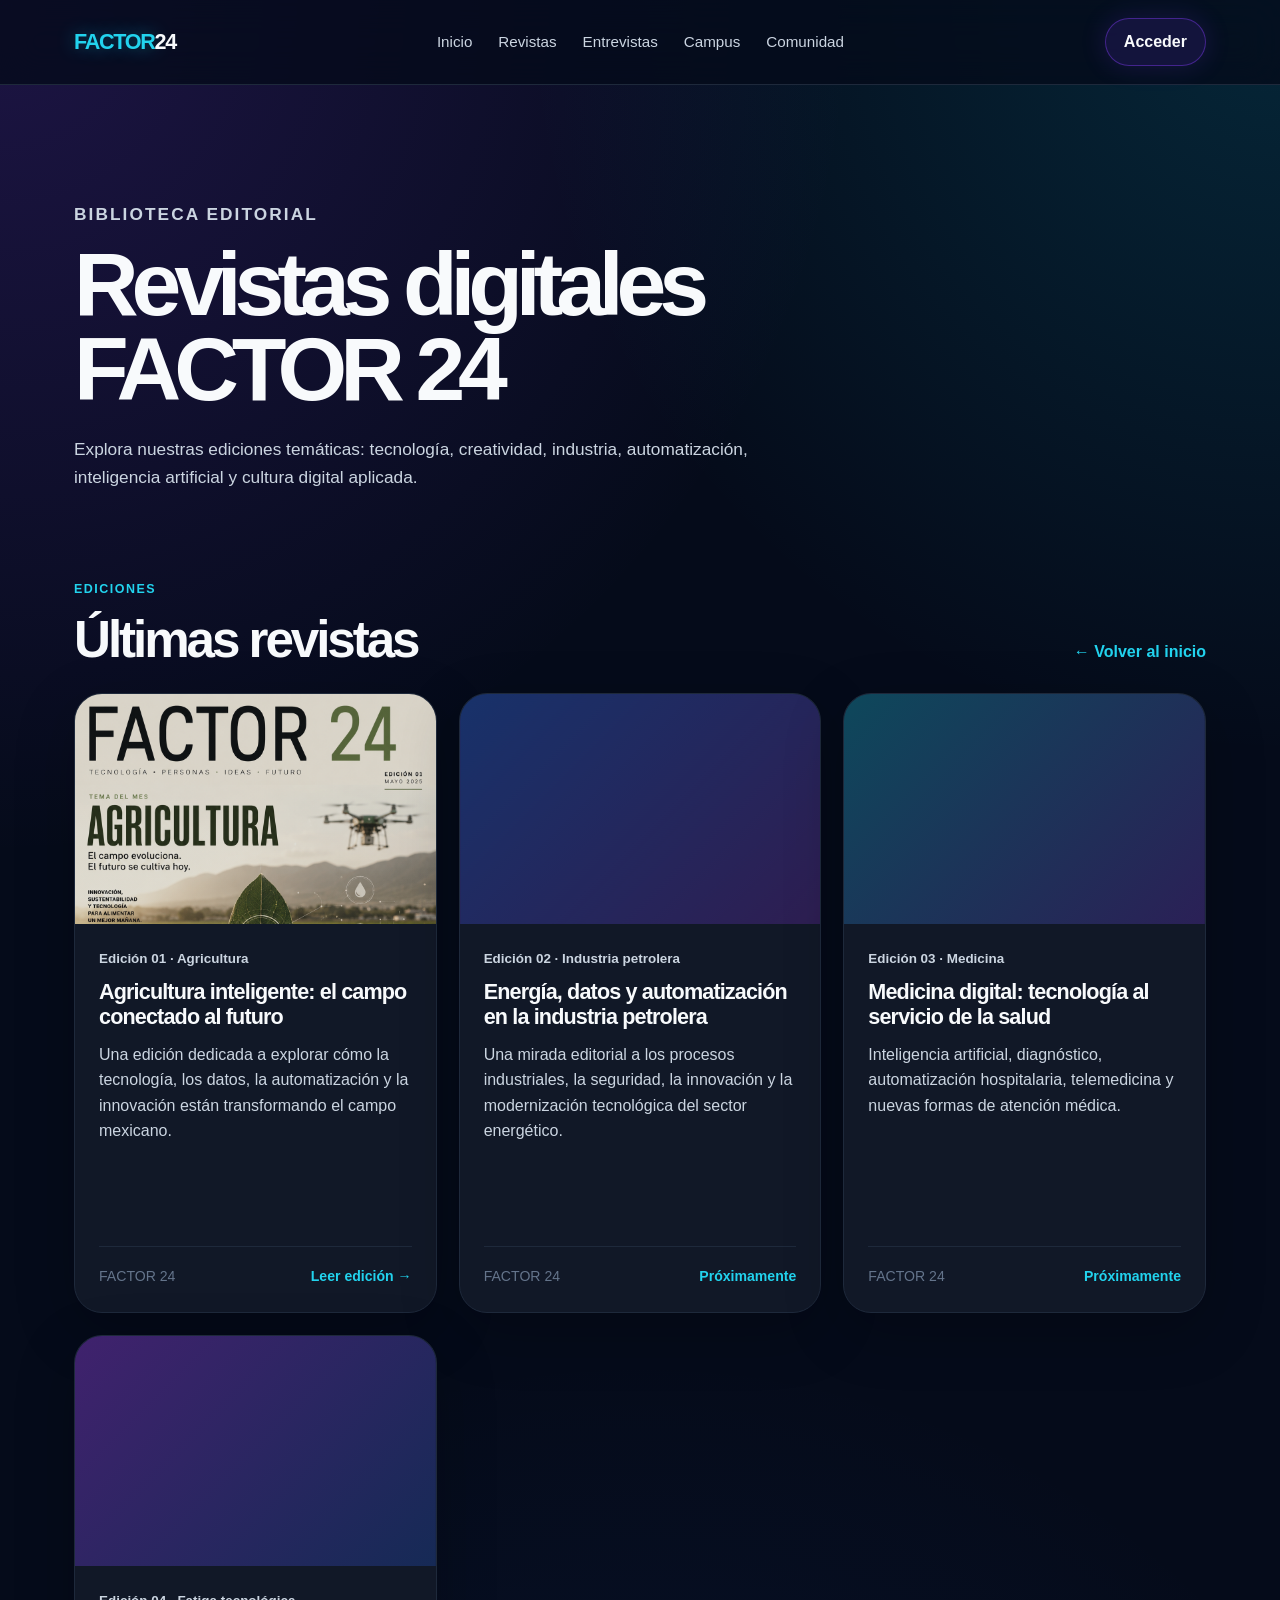
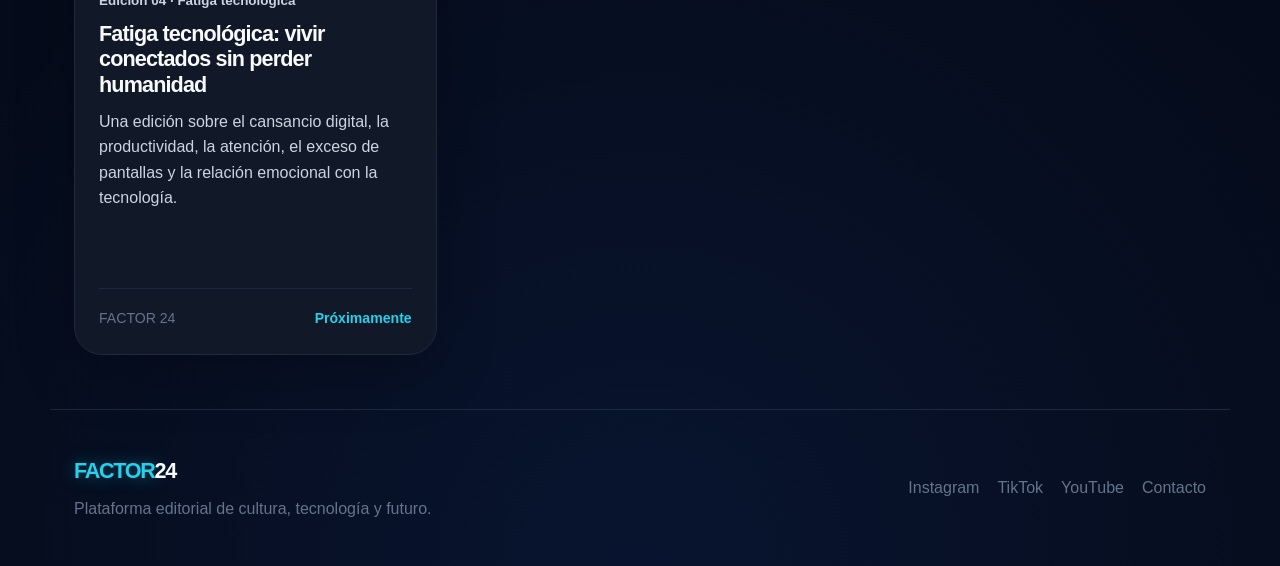
<file: revistas.html>
<!DOCTYPE html>
<html lang="es">
<head>
  <meta charset="UTF-8" />
  <meta name="viewport" content="width=device-width, initial-scale=1.0" />

  <title>Revistas | FACTOR 24</title>

  <link rel="stylesheet" href="css/styleslimpio.css">
</head>
<body>

  <!-- HEADER -->
  <header class="site-header">
    <nav class="navbar">
      <a href="index.html" class="logo">
        <span>FACTOR</span>24
      </a>

      <button class="menu-toggle" id="menuToggle" aria-label="Abrir menú">
        ☰
      </button>

      <ul class="nav-links" id="navLinks">
        <li><a href="index.html">Inicio</a></li>
        <li><a href="revistas.html">Revistas</a></li>
        <li><a href="#">Entrevistas</a></li>
        <li><a href="#">Campus</a></li>
        <li><a href="#">Comunidad</a></li>
      </ul>

      <a href="#" class="btn-header">Acceder</a>
    </nav>
  </header>

  <main>

    <!-- HERO REVISTAS -->
    <section class="magazine-hero">
      <div>
        <p class="eyebrow">Biblioteca editorial</p>
        <h1>Revistas digitales FACTOR 24</h1>
        <p>
          Explora nuestras ediciones temáticas: tecnología, creatividad, industria,
          automatización, inteligencia artificial y cultura digital aplicada.
        </p>
      </div>
    </section>

    <!-- LISTADO DE REVISTAS -->
    <section class="latest-section">
      <div class="section-header-row">
        <div>
          <p class="eyebrow">Ediciones</p>
          <h2>Últimas revistas</h2>
        </div>

        <a href="index.html" class="link-more">← Volver al inicio</a>
      </div>

      <div class="articles-grid">

        <!-- REVISTA 1 -->
        <a href="revista-agricultura.html" class="article-card magazine-card">
        <div class="article-image magazine-cover-agriculture-card"></div>

        <div class="article-content">
            <p class="article-meta">Edición 01 · Agricultura</p>

            <h3>Agricultura inteligente: el campo conectado al futuro</h3>

            <p>
            Una edición dedicada a explorar cómo la tecnología, los datos, la automatización
            y la innovación están transformando el campo mexicano.
            </p>

            <div class="article-footer">
            <span>FACTOR 24</span>
            <span>Leer edición →</span>
            </div>
        </div>
        </a>

        <!-- REVISTA 2 -->
        <a href="#" class="article-card magazine-card">
          <div class="article-image magazine-cover-2"></div>
          <div class="article-content">
            <p class="article-meta">Edición 02 · Industria petrolera</p>
            <h3>Energía, datos y automatización en la industria petrolera</h3>
            <p>
              Una mirada editorial a los procesos industriales, la seguridad,
              la innovación y la modernización tecnológica del sector energético.
            </p>
            <div class="article-footer">
              <span>FACTOR 24</span>
              <span>Próximamente</span>
            </div>
          </div>
        </a>

        <!-- REVISTA 3 -->
        <a href="#" class="article-card magazine-card">
          <div class="article-image magazine-cover-3"></div>
          <div class="article-content">
            <p class="article-meta">Edición 03 · Medicina</p>
            <h3>Medicina digital: tecnología al servicio de la salud</h3>
            <p>
              Inteligencia artificial, diagnóstico, automatización hospitalaria,
              telemedicina y nuevas formas de atención médica.
            </p>
            <div class="article-footer">
              <span>FACTOR 24</span>
              <span>Próximamente</span>
            </div>
          </div>
        </a>

        <!-- REVISTA 4 -->
        <a href="#" class="article-card magazine-card">
          <div class="article-image magazine-cover-4"></div>
          <div class="article-content">
            <p class="article-meta">Edición 04 · Fatiga tecnológica</p>
            <h3>Fatiga tecnológica: vivir conectados sin perder humanidad</h3>
            <p>
              Una edición sobre el cansancio digital, la productividad, la atención,
              el exceso de pantallas y la relación emocional con la tecnología.
            </p>
            <div class="article-footer">
              <span>FACTOR 24</span>
              <span>Próximamente</span>
            </div>
          </div>
        </a>

      </div>
    </section>

  </main>

  <!-- FOOTER -->
  <footer class="site-footer">
    <div>
      <a href="index.html" class="logo footer-logo">
        <span>FACTOR</span>24
      </a>
      <p>Plataforma editorial de cultura, tecnología y futuro.</p>
    </div>

    <div class="footer-links">
      <a href="#">Instagram</a>
      <a href="#">TikTok</a>
      <a href="#">YouTube</a>
      <a href="#">Contacto</a>
    </div>
  </footer>

  <script src="js/main.js"></script>
</body>
</html>
</file>
<file: css/styleslimpio.css>
/* =========================
   RESET GENERAL
========================= */

* {
  margin: 0;
  padding: 0;
  box-sizing: border-box;
}

html {
  scroll-behavior: smooth;
}

body {
  font-family: Arial, Helvetica, sans-serif;
  background:
    radial-gradient(circle at top left, rgba(124, 58, 237, 0.20), transparent 34%),
    radial-gradient(circle at top right, rgba(6, 182, 212, 0.16), transparent 30%),
    radial-gradient(circle at bottom, rgba(37, 99, 235, 0.10), transparent 36%),
    #050B1A;
  color: #F8FAFC;
  line-height: 1.6;
}

a {
  color: inherit;
  text-decoration: none;
}

img {
  max-width: 100%;
  display: block;
}

/* =========================
   VARIABLES FACTOR 24
========================= */

:root {
  --bg-dark: #050B1A;
  --bg-secondary: #0B132B;
  --bg-card: #111827;

  --purple-main: #7C3AED;
  --purple-secondary: #9333EA;
  --blue-electric: #2563EB;
  --cyan-accent: #06B6D4;
  --turquoise-glow: #22D3EE;

  --text-main: #F8FAFC;
  --text-muted: #CBD5E1;
  --text-soft: #64748B;

  --border-soft: #1E293B;

  --shadow-card: 0 24px 80px rgba(0, 0, 0, 0.38);
  --shadow-glow: 0 0 40px rgba(124, 58, 237, 0.28);

  --radius-xl: 28px;
  --radius-lg: 20px;
  --container: 1180px;
}

/* =========================
   HEADER
========================= */

.site-header {
  position: sticky;
  top: 0;
  z-index: 100;
  background: rgba(5, 11, 26, 0.78);
  backdrop-filter: blur(18px);
  border-bottom: 1px solid var(--border-soft);
}

.navbar {
  max-width: var(--container);
  margin: 0 auto;
  padding: 18px 24px;
  display: flex;
  align-items: center;
  justify-content: space-between;
  gap: 22px;
}

.logo {
  font-size: 1.35rem;
  font-weight: 900;
  letter-spacing: -0.06em;
}

.logo span {
  color: var(--turquoise-glow);
  text-shadow: 0 0 18px rgba(34, 211, 238, 0.42);
}

.nav-links {
  display: flex;
  align-items: center;
  gap: 26px;
  list-style: none;
  color: var(--text-muted);
  font-size: 0.95rem;
}

.nav-links a {
  transition: color 0.25s ease;
}

.nav-links a:hover {
  color: var(--turquoise-glow);
}

.btn-header {
  padding: 10px 18px;
  border-radius: 999px;
  background: rgba(124, 58, 237, 0.14);
  border: 1px solid rgba(124, 58, 237, 0.46);
  color: var(--text-main);
  font-weight: 700;
  box-shadow: 0 0 26px rgba(124, 58, 237, 0.18);
  transition: all 0.25s ease;
}

.btn-header:hover {
  background: linear-gradient(135deg, var(--purple-main), var(--cyan-accent));
  border-color: transparent;
  color: #F8FAFC;
  transform: translateY(-2px);
}

.menu-toggle {
  display: none;
  background: none;
  border: none;
  color: var(--text-main);
  font-size: 1.7rem;
  cursor: pointer;
}

/* =========================
   BOTONES
========================= */

.btn-primary,
.btn-secondary {
  display: inline-flex;
  align-items: center;
  justify-content: center;
  padding: 14px 22px;
  border-radius: 999px;
  font-weight: 800;
  transition: all 0.25s ease;
}

.btn-primary {
  background: linear-gradient(135deg, var(--purple-main), var(--blue-electric), var(--cyan-accent));
  color: #F8FAFC;
  box-shadow:
    0 14px 45px rgba(124, 58, 237, 0.30),
    0 0 26px rgba(6, 182, 212, 0.16);
}

.btn-primary:hover {
  transform: translateY(-3px);
  box-shadow:
    0 18px 60px rgba(124, 58, 237, 0.40),
    0 0 36px rgba(34, 211, 238, 0.22);
}

.btn-secondary {
  background: rgba(17, 24, 39, 0.68);
  color: var(--text-main);
  border: 1px solid var(--border-soft);
}

.btn-secondary:hover {
  border-color: rgba(6, 182, 212, 0.55);
  background: rgba(6, 182, 212, 0.08);
}

/* =========================
   HERO INDEX
========================= */

.hero {
  max-width: var(--container);
  margin: 0 auto;
  padding: 92px 24px 72px;
  display: grid;
  grid-template-columns: 1.15fr 0.85fr;
  align-items: center;
  gap: 56px;
}

.eyebrow {
  color: var(--turquoise-glow);
  font-weight: 800;
  text-transform: uppercase;
  letter-spacing: 0.12em;
  font-size: 0.78rem;
  margin-bottom: 14px;
}

.hero h1 {
  font-size: clamp(2.9rem, 7vw, 6.8rem);
  line-height: 0.95;
  letter-spacing: -0.08em;
  max-width: 820px;
}

.hero-description {
  margin-top: 26px;
  max-width: 650px;
  color: var(--text-muted);
  font-size: 1.08rem;
}

.hero-actions {
  margin-top: 34px;
  display: flex;
  align-items: center;
  gap: 14px;
  flex-wrap: wrap;
}

.hero-card {
  position: relative;
  background:
    linear-gradient(180deg, rgba(17, 24, 39, 0.96), rgba(11, 19, 43, 0.96));
  border: 1px solid var(--border-soft);
  border-radius: var(--radius-xl);
  overflow: hidden;
  box-shadow: var(--shadow-card), var(--shadow-glow);
  transform: rotate(1.5deg);
  transition: transform 0.3s ease, border-color 0.3s ease;
}

.hero-card:hover {
  transform: rotate(0deg) translateY(-6px);
  border-color: rgba(34, 211, 238, 0.45);
}

.hero-card-badge {
  position: absolute;
  top: 18px;
  left: 18px;
  z-index: 2;
  padding: 8px 13px;
  border-radius: 999px;
  background: rgba(5, 11, 26, 0.72);
  backdrop-filter: blur(14px);
  border: 1px solid rgba(34, 211, 238, 0.30);
  font-size: 0.8rem;
  color: var(--turquoise-glow);
  font-weight: 800;
}

.hero-card-image {
  height: 280px;
  background:
    linear-gradient(135deg, rgba(124, 58, 237, 0.38), rgba(6, 182, 212, 0.22)),
    url("https://images.unsplash.com/photo-1518770660439-4636190af475?auto=format&fit=crop&w=900&q=80");
  background-size: cover;
  background-position: center;
}

.hero-card-body {
  padding: 26px;
}

.article-meta {
  color: var(--turquoise-glow);
  font-size: 0.84rem;
  font-weight: 800;
  margin-bottom: 10px;
}

.hero-card-body h2 {
  font-size: 1.55rem;
  line-height: 1.15;
  margin-bottom: 12px;
  letter-spacing: -0.04em;
}

.hero-card-body p {
  color: var(--text-muted);
}

/* =========================
   SECCIONES GENERALES
========================= */

.categories-section,
.latest-section,
.community-section {
  max-width: var(--container);
  margin: 0 auto;
  padding: 54px 24px;
}

.section-header {
  margin-bottom: 28px;
}

.section-header h2,
.section-header-row h2,
.editorial-content h2,
.community-card h2 {
  font-size: clamp(2rem, 4vw, 3.6rem);
  line-height: 1;
  letter-spacing: -0.06em;
}

.section-header-row {
  display: flex;
  align-items: end;
  justify-content: space-between;
  gap: 20px;
  margin-bottom: 28px;
}

.link-more {
  color: var(--turquoise-glow);
  font-weight: 800;
}

/* =========================
   CATEGORÍAS
========================= */

.categories-grid {
  display: grid;
  grid-template-columns: repeat(4, 1fr);
  gap: 18px;
}

.category-card {
  padding: 24px;
  background:
    linear-gradient(180deg, rgba(17, 24, 39, 0.86), rgba(11, 19, 43, 0.86));
  border: 1px solid var(--border-soft);
  border-radius: var(--radius-lg);
  transition: all 0.25s ease;
  min-height: 240px;
}

.category-card:hover {
  transform: translateY(-6px);
  background:
    linear-gradient(180deg, rgba(124, 58, 237, 0.18), rgba(37, 99, 235, 0.12));
  border-color: rgba(34, 211, 238, 0.42);
  box-shadow: 0 20px 55px rgba(6, 182, 212, 0.10);
}

.category-card span {
  color: var(--turquoise-glow);
  font-weight: 900;
  font-size: 0.9rem;
}

.category-card h3 {
  margin-top: 42px;
  margin-bottom: 12px;
  font-size: 1.35rem;
  letter-spacing: -0.04em;
}

.category-card p {
  color: var(--text-muted);
  font-size: 0.95rem;
}

/* =========================
   ARTÍCULOS / PUBLICACIONES
========================= */

.articles-grid {
  display: grid;
  grid-template-columns: repeat(3, 1fr);
  gap: 22px;
}

.article-card {
  background: var(--bg-card);
  border: 1px solid var(--border-soft);
  border-radius: var(--radius-xl);
  overflow: hidden;
  box-shadow: 0 18px 60px rgba(0, 0, 0, 0.22);
  transition: all 0.25s ease;
}

.article-card:hover {
  transform: translateY(-7px);
  border-color: rgba(124, 58, 237, 0.55);
  box-shadow:
    0 24px 70px rgba(0, 0, 0, 0.32),
    0 0 34px rgba(124, 58, 237, 0.16);
}

.article-image {
  height: 210px;
  background-size: cover;
  background-position: center;
}

.article-image-1 {
  background:
    linear-gradient(135deg, rgba(124, 58, 237, 0.28), rgba(6, 182, 212, 0.16)),
    url("https://images.unsplash.com/photo-1497366754035-f200968a6e72?auto=format&fit=crop&w=900&q=80");
  background-size: cover;
  background-position: center;
}

.article-image-2 {
  background:
    linear-gradient(135deg, rgba(147, 51, 234, 0.25), rgba(34, 211, 238, 0.14)),
    url("https://images.unsplash.com/photo-1500530855697-b586d89ba3ee?auto=format&fit=crop&w=900&q=80");
  background-size: cover;
  background-position: center;
}

.article-image-3 {
  background:
    linear-gradient(135deg, rgba(37, 99, 235, 0.25), rgba(124, 58, 237, 0.18)),
    url("https://images.unsplash.com/photo-1518005020951-eccb494ad742?auto=format&fit=crop&w=900&q=80");
  background-size: cover;
  background-position: center;
}

.article-content {
  padding: 24px;
}

.article-content h3 {
  font-size: 1.35rem;
  line-height: 1.16;
  letter-spacing: -0.04em;
  margin-bottom: 12px;
}

.article-content p {
  color: var(--text-muted);
}

.article-footer {
  margin-top: 24px;
  padding-top: 18px;
  border-top: 1px solid var(--border-soft);
  display: flex;
  align-items: center;
  justify-content: space-between;
  color: var(--text-soft);
  font-size: 0.88rem;
}

/* =========================
   BLOQUE EDITORIAL
========================= */

.editorial-block {
  max-width: var(--container);
  margin: 54px auto;
  padding: 46px 24px;
  display: grid;
  grid-template-columns: 1.1fr 0.9fr;
  gap: 30px;
  align-items: center;
}

.editorial-content {
  padding: 40px;
  border-radius: var(--radius-xl);
  background:
    radial-gradient(circle at top right, rgba(34, 211, 238, 0.14), transparent 38%),
    linear-gradient(135deg, rgba(124, 58, 237, 0.16), rgba(37, 99, 235, 0.08)),
    rgba(17, 24, 39, 0.84);
  border: 1px solid var(--border-soft);
}

.editorial-content p:last-child {
  margin-top: 22px;
  color: var(--text-muted);
  font-size: 1.03rem;
}

.editorial-stats {
  display: grid;
  gap: 16px;
}

.editorial-stats div {
  padding: 28px;
  border-radius: var(--radius-lg);
  background:
    linear-gradient(180deg, rgba(17, 24, 39, 0.96), rgba(11, 19, 43, 0.96));
  border: 1px solid var(--border-soft);
}

.editorial-stats strong {
  display: block;
  font-size: 3rem;
  line-height: 1;
  color: var(--turquoise-glow);
  letter-spacing: -0.08em;
  text-shadow: 0 0 22px rgba(34, 211, 238, 0.26);
}

.editorial-stats span {
  color: var(--text-muted);
}

/* =========================
   COMUNIDAD
========================= */

.community-card {
  padding: 42px;
  border-radius: var(--radius-xl);
  background:
    radial-gradient(circle at top right, rgba(147, 51, 234, 0.26), transparent 36%),
    radial-gradient(circle at bottom left, rgba(6, 182, 212, 0.14), transparent 32%),
    linear-gradient(135deg, #111827, #0B132B);
  border: 1px solid var(--border-soft);
  display: flex;
  align-items: center;
  justify-content: space-between;
  gap: 30px;
  box-shadow: var(--shadow-card);
}

.community-card p {
  max-width: 720px;
  color: var(--text-muted);
  margin-top: 18px;
}

/* =========================
   PÁGINA REVISTAS
========================= */

.magazine-hero {
  max-width: var(--container);
  margin: 0 auto;
  padding: 92px 24px 34px;
}

.magazine-hero h1 {
  font-size: clamp(3rem, 7vw, 6.2rem);
  line-height: 0.95;
  letter-spacing: -0.08em;
  max-width: 900px;
}

.magazine-hero p {
  margin-top: 24px;
  max-width: 720px;
  color: var(--text-muted);
  font-size: 1.08rem;
}

.magazine-card {
  display: block;
  color: inherit;
}

.magazine-card .article-footer span:last-child {
  color: var(--turquoise-glow);
  font-weight: 800;
}

/* Portadas genéricas para revistas futuras */

.magazine-cover-1 {
  background:
    linear-gradient(135deg, rgba(124, 58, 237, 0.36), rgba(34, 211, 238, 0.20)),
    url("https://images.unsplash.com/photo-1500382017468-9049fed747ef?auto=format&fit=crop&w=900&q=80");
  background-size: cover;
  background-position: center;
}

.magazine-cover-2 {
  background:
    linear-gradient(135deg, rgba(37, 99, 235, 0.34), rgba(147, 51, 234, 0.22)),
    url("https://images.unsplash.com/photo-1518709268805-4e9042af2176?auto=format&fit=crop&w=900&q=80");
  background-size: cover;
  background-position: center;
}

.magazine-cover-3 {
  background:
    linear-gradient(135deg, rgba(6, 182, 212, 0.30), rgba(124, 58, 237, 0.24)),
    url("https://images.unsplash.com/photo-1576091160550-2173dba999ef?auto=format&fit=crop&w=900&q=80");
  background-size: cover;
  background-position: center;
}

.magazine-cover-4 {
  background:
    linear-gradient(135deg, rgba(147, 51, 234, 0.36), rgba(37, 99, 235, 0.24)),
    url("https://images.unsplash.com/photo-1516321318423-f06f85e504b3?auto=format&fit=crop&w=900&q=80");
  background-size: cover;
  background-position: center;
}

/* =========================
   TARJETA CON PORTADA COMPLETA
   EN REVISTAS.HTML
========================= */

.magazine-cover-card {
  position: relative;
  display: block;
  height: 620px;
  border-radius: var(--radius-xl);
  overflow: hidden;
  background: #050B1A;
  border: 1px solid var(--border-soft);
  box-shadow:
    0 24px 80px rgba(0, 0, 0, 0.38),
    0 0 36px rgba(124, 58, 237, 0.14);
  transition: all 0.35s ease;
}

.magazine-cover-card:hover {
  transform: translateY(-8px);
  border-color: rgba(34, 211, 238, 0.46);
  box-shadow:
    0 30px 90px rgba(0, 0, 0, 0.48),
    0 0 46px rgba(34, 211, 238, 0.18);
}

.magazine-cover-card img {
  width: 100%;
  height: 100%;
  object-fit: contain;
  object-position: center;
  background: #050B1A;
  display: block;
  transition: transform 0.45s ease, filter 0.45s ease;
}

.magazine-cover-card:hover img {
  transform: scale(1.02);
  filter: brightness(0.45) saturate(1.15);
}

.magazine-cover-overlay {
  position: absolute;
  inset: 0;
  padding: 28px;
  display: flex;
  flex-direction: column;
  justify-content: flex-end;
  background:
    linear-gradient(
      180deg,
      rgba(5, 11, 26, 0.04) 0%,
      rgba(5, 11, 26, 0.28) 38%,
      rgba(5, 11, 26, 0.94) 100%
    );
  opacity: 0;
  transform: translateY(22px);
  transition: all 0.35s ease;
}

.magazine-cover-card:hover .magazine-cover-overlay {
  opacity: 1;
  transform: translateY(0);
}

.magazine-cover-overlay h3 {
  font-size: 1.7rem;
  line-height: 1.08;
  letter-spacing: -0.05em;
  margin-bottom: 12px;
  color: var(--text-main);
}

.magazine-cover-overlay p {
  color: var(--text-muted);
}

.magazine-cover-footer {
  margin-top: 24px;
  padding-top: 18px;
  border-top: 1px solid rgba(203, 213, 225, 0.18);
  display: flex;
  align-items: center;
  justify-content: space-between;
  color: var(--text-soft);
  font-size: 0.88rem;
}

.magazine-cover-footer span:last-child {
  color: var(--turquoise-glow);
  font-weight: 800;
}

/* =========================
   PÁGINA INTERNA DE REVISTA
========================= */

.issue-hero {
  max-width: var(--container);
  margin: 0 auto;
  padding: 90px 24px 58px;
  display: grid;
  grid-template-columns: 1.15fr 0.85fr;
  gap: 46px;
  align-items: center;
}

.issue-hero-content h1 {
  font-size: clamp(3rem, 7vw, 6rem);
  line-height: 0.95;
  letter-spacing: -0.08em;
}

.issue-hero-content > p {
  margin-top: 26px;
  max-width: 760px;
  color: var(--text-muted);
  font-size: 1.08rem;
}

.issue-meta {
  margin-top: 30px;
  display: flex;
  flex-wrap: wrap;
  gap: 12px;
}

.issue-meta span {
  padding: 9px 14px;
  border-radius: 999px;
  background: rgba(17, 24, 39, 0.72);
  border: 1px solid var(--border-soft);
  color: var(--text-muted);
  font-size: 0.9rem;
}

.issue-cover {
  min-height: 430px;
  border-radius: var(--radius-xl);
  padding: 34px;
  display: flex;
  flex-direction: column;
  justify-content: flex-end;
  background:
    radial-gradient(circle at top right, rgba(34, 211, 238, 0.22), transparent 34%),
    linear-gradient(135deg, rgba(124, 58, 237, 0.42), rgba(37, 99, 235, 0.28)),
    url("https://images.unsplash.com/photo-1500382017468-9049fed747ef?auto=format&fit=crop&w=1000&q=80");
  background-size: cover;
  background-position: center;
  border: 1px solid rgba(34, 211, 238, 0.28);
  box-shadow:
    var(--shadow-card),
    0 0 46px rgba(124, 58, 237, 0.24);
  overflow: hidden;
  position: relative;
}

.issue-cover::before {
  content: "";
  position: absolute;
  inset: 0;
  background: linear-gradient(180deg, transparent, rgba(5, 11, 26, 0.82));
}

.issue-cover > * {
  position: relative;
  z-index: 1;
}

.issue-cover-label {
  width: fit-content;
  padding: 8px 13px;
  border-radius: 999px;
  background: rgba(5, 11, 26, 0.70);
  border: 1px solid rgba(34, 211, 238, 0.32);
  color: var(--turquoise-glow);
  font-weight: 900;
  font-size: 0.78rem;
  margin-bottom: 18px;
}

.issue-cover h2 {
  font-size: clamp(2.8rem, 6vw, 5rem);
  line-height: 0.9;
  letter-spacing: -0.08em;
}

.issue-cover p {
  color: var(--text-muted);
  margin-top: 14px;
}

/* Portada real de agricultura en página interna */

.issue-cover-agriculture {
  min-height: auto;
  padding: 0;
  background: #050B1A;
  border: 1px solid rgba(34, 211, 238, 0.28);
  box-shadow:
    var(--shadow-card),
    0 0 46px rgba(124, 58, 237, 0.24);
}

.issue-cover-agriculture::before {
  display: none;
}

.issue-cover-agriculture img {
  width: 100%;
  height: auto;
  object-fit: contain;
  display: block;
  border-radius: var(--radius-xl);
}

/* =========================
   LAYOUT REVISTA CON SIDEBAR
========================= */

.issue-layout {
  max-width: var(--container);
  margin: 0 auto;
  padding: 30px 24px 80px;
  display: grid;
  grid-template-columns: 280px 1fr;
  gap: 34px;
  align-items: start;
}

.issue-sidebar {
  position: sticky;
  top: 96px;
  padding: 22px;
  border-radius: var(--radius-lg);
  background:
    linear-gradient(180deg, rgba(17, 24, 39, 0.92), rgba(11, 19, 43, 0.92));
  border: 1px solid var(--border-soft);
  box-shadow: 0 18px 55px rgba(0, 0, 0, 0.22);
}

.sidebar-title {
  color: var(--turquoise-glow);
  font-size: 0.78rem;
  font-weight: 900;
  text-transform: uppercase;
  letter-spacing: 0.12em;
  margin-bottom: 16px;
}

.issue-sidebar nav {
  display: flex;
  flex-direction: column;
  gap: 8px;
}

.issue-sidebar a {
  padding: 11px 12px;
  border-radius: 12px;
  color: var(--text-muted);
  font-size: 0.92rem;
  transition: all 0.25s ease;
}

.issue-sidebar a:hover {
  color: var(--text-main);
  background: rgba(124, 58, 237, 0.16);
  box-shadow: inset 3px 0 0 var(--turquoise-glow);
}

.issue-content {
  min-width: 0;
}

.issue-section {
  padding: 42px;
  margin-bottom: 24px;
  border-radius: var(--radius-xl);
  background:
    linear-gradient(180deg, rgba(17, 24, 39, 0.90), rgba(11, 19, 43, 0.82));
  border: 1px solid var(--border-soft);
  scroll-margin-top: 110px;
}

.issue-section h2 {
  font-size: clamp(2rem, 4vw, 3.4rem);
  line-height: 1;
  letter-spacing: -0.06em;
  margin-bottom: 22px;
}

.issue-section p {
  color: var(--text-muted);
  font-size: 1.04rem;
  margin-bottom: 18px;
}

.quote-card {
  margin-top: 30px;
  padding: 28px;
  border-radius: var(--radius-lg);
  background:
    radial-gradient(circle at top right, rgba(34, 211, 238, 0.18), transparent 36%),
    rgba(124, 58, 237, 0.13);
  border: 1px solid rgba(34, 211, 238, 0.26);
  color: var(--text-main);
  font-size: 1.2rem;
  font-weight: 800;
  line-height: 1.35;
}

/* =========================
   FOOTER
========================= */

.site-footer {
  max-width: var(--container);
  margin: 0 auto;
  padding: 44px 24px;
  border-top: 1px solid var(--border-soft);
  display: flex;
  align-items: center;
  justify-content: space-between;
  gap: 24px;
  color: var(--text-soft);
}

.footer-logo {
  color: var(--text-main);
  display: inline-block;
  margin-bottom: 8px;
}

.footer-links {
  display: flex;
  gap: 18px;
  flex-wrap: wrap;
}

.footer-links a {
  transition: color 0.25s ease;
}

.footer-links a:hover {
  color: var(--turquoise-glow);
}

/* =========================
   ANIMACIONES
========================= */

.reveal {
  opacity: 0;
  transform: translateY(24px);
  transition: all 0.7s ease;
}

.reveal.active {
  opacity: 1;
  transform: translateY(0);
}

/* =========================
   RESPONSIVE GENERAL
========================= */

@media (max-width: 980px) {
  .hero {
    grid-template-columns: 1fr;
    padding-top: 64px;
  }

  .hero-card {
    transform: none;
  }

  .categories-grid,
  .articles-grid {
    grid-template-columns: repeat(2, 1fr);
  }

  .editorial-block {
    grid-template-columns: 1fr;
  }

  .community-card {
    flex-direction: column;
    align-items: flex-start;
  }

  .issue-hero {
    grid-template-columns: 1fr;
  }

  .issue-layout {
    grid-template-columns: 1fr;
  }

  .issue-sidebar {
    position: relative;
    top: 0;
  }

  .issue-sidebar nav {
    display: grid;
    grid-template-columns: repeat(2, 1fr);
  }

  .magazine-cover-card {
    height: 640px;
  }
}

@media (max-width: 760px) {
  .navbar {
    position: relative;
  }

  .menu-toggle {
    display: block;
  }

  .nav-links {
    position: absolute;
    top: 72px;
    left: 24px;
    right: 24px;
    padding: 22px;
    background: #0B132B;
    border: 1px solid var(--border-soft);
    border-radius: 20px;
    flex-direction: column;
    align-items: flex-start;
    display: none;
  }

  .nav-links.active {
    display: flex;
  }

  .btn-header {
    display: none;
  }

  .hero {
    padding: 52px 20px;
  }

  .hero h1 {
    font-size: clamp(2.7rem, 15vw, 4.5rem);
  }

  .categories-section,
  .latest-section,
  .community-section {
    padding: 42px 20px;
  }

  .categories-grid,
  .articles-grid {
    grid-template-columns: 1fr;
  }

  .section-header-row {
    align-items: flex-start;
    flex-direction: column;
  }

  .editorial-block {
    padding: 32px 20px;
    margin: 24px auto;
  }

  .editorial-content,
  .community-card {
    padding: 28px;
  }

  .magazine-hero {
    padding: 62px 20px 28px;
  }

  .magazine-cover-card {
    height: 560px;
  }

  .magazine-cover-overlay {
    opacity: 1;
    transform: none;
    padding: 24px;
    background:
      linear-gradient(
        180deg,
        rgba(5, 11, 26, 0.04) 0%,
        rgba(5, 11, 26, 0.34) 35%,
        rgba(5, 11, 26, 0.96) 100%
      );
  }

  .magazine-cover-overlay h3 {
    font-size: 1.35rem;
  }

  .issue-hero {
    padding: 62px 20px 36px;
  }

  .issue-cover {
    min-height: 360px;
  }

  .issue-cover-agriculture {
    min-height: auto;
  }

  .issue-layout {
    padding: 24px 20px 60px;
  }

  .issue-sidebar nav {
    grid-template-columns: 1fr;
  }

  .issue-section {
    padding: 28px;
  }

  .site-footer {
    flex-direction: column;
    align-items: flex-start;
  }
}

/* =========================
   AJUSTE FINAL REVISTAS.HTML
   Tarjetas mismas medidas
========================= */

.articles-grid {
  align-items: stretch;
}

.magazine-cover-card {
  height: 620px;
  min-height: 620px;
  display: block;
}

.magazine-cover-card img {
  width: 100%;
  height: 100%;
  object-fit: contain;
  object-position: center;
}

.articles-grid .article-card {
  height: 620px;
  display: flex;
  flex-direction: column;
}

.articles-grid .article-card .article-image {
  height: 210px;
  flex-shrink: 0;
}

.articles-grid .article-card .article-content {
  flex: 1;
  display: flex;
  flex-direction: column;
}

.articles-grid .article-card .article-footer {
  margin-top: auto;
}

/* =========================
   AJUSTE FINAL REVISTA DETALLE
   Nav izquierda + bloque contenido centrado
========================= */

.issue-layout {
  width: 100%;
  max-width: none;
  margin: 0;
  padding: 40px 32px 90px;
  display: grid;
  grid-template-columns: 5px minmax(0, 1fr);
  gap: 10px;
  align-items: start;
}

.issue-sidebar {
  width: 280px;
  position: sticky;
  top: 96px;
  justify-self: start;
}

.issue-content {
  width: 100%;
  max-width: 1000px;
  margin-left: auto;
  margin-right: auto;
}

.issue-section {
  width: 100%;
}

.issue-section,
.issue-section h2,
.issue-section p,
.issue-section .article-meta {
  text-align: left;
}

/* =========================
   RESPONSIVE AJUSTES FINALES
========================= */

@media (max-width: 980px) {
  .magazine-cover-card,
  .articles-grid .article-card {
    height: 640px;
    min-height: 640px;
  }

  .issue-layout {
    width: min(100% - 40px, 1180px);
    max-width: 1180px;
    margin: 0 auto;
    padding: 30px 0 80px;
    grid-template-columns: 1fr;
    gap: 30px;
  }

  .issue-sidebar {
    width: 100%;
    position: relative;
    top: 0;
  }

  .issue-content {
    max-width: 100%;
  }
}

@media (max-width: 760px) {
  .magazine-cover-card {
    height: auto;
    min-height: 0;
  }

  .magazine-cover-card img {
    height: auto;
  }

  .articles-grid .article-card {
    height: auto;
    min-height: 520px;
  }

  .issue-layout {
    width: min(100% - 32px, 1180px);
    padding: 24px 0 60px;
  }

  .issue-section {
    padding: 28px;
  }
}

/* =========================
   REVISTAS.HTML - AGRICULTURA COMO TARJETA NORMAL
========================= */

.magazine-cover-agriculture-card {
  background:
    linear-gradient(135deg, rgba(5, 11, 26, 0.08), rgba(5, 11, 26, 0.08)),
    url("../assets/img/factor24-agricultura.png");
  background-size: cover;
  background-position: center top;
  background-repeat: no-repeat;
}

/* Todas las tarjetas de revistas iguales */
.articles-grid .article-card {
  height: 620px;
  display: flex;
  flex-direction: column;
}

/* Imagen superior igual para todas */
.articles-grid .article-card .article-image {
  height: 230px;
  flex-shrink: 0;
}

/* Contenido ocupa el resto */
.articles-grid .article-card .article-content {
  flex: 1;
  display: flex;
  flex-direction: column;
}

/* Footer siempre abajo */
.articles-grid .article-card .article-footer {
  margin-top: auto;
}

/* El link de leer edición */
.magazine-card .article-footer span:last-child {
  color: var(--turquoise-glow);
  font-weight: 800;
}
</file>
